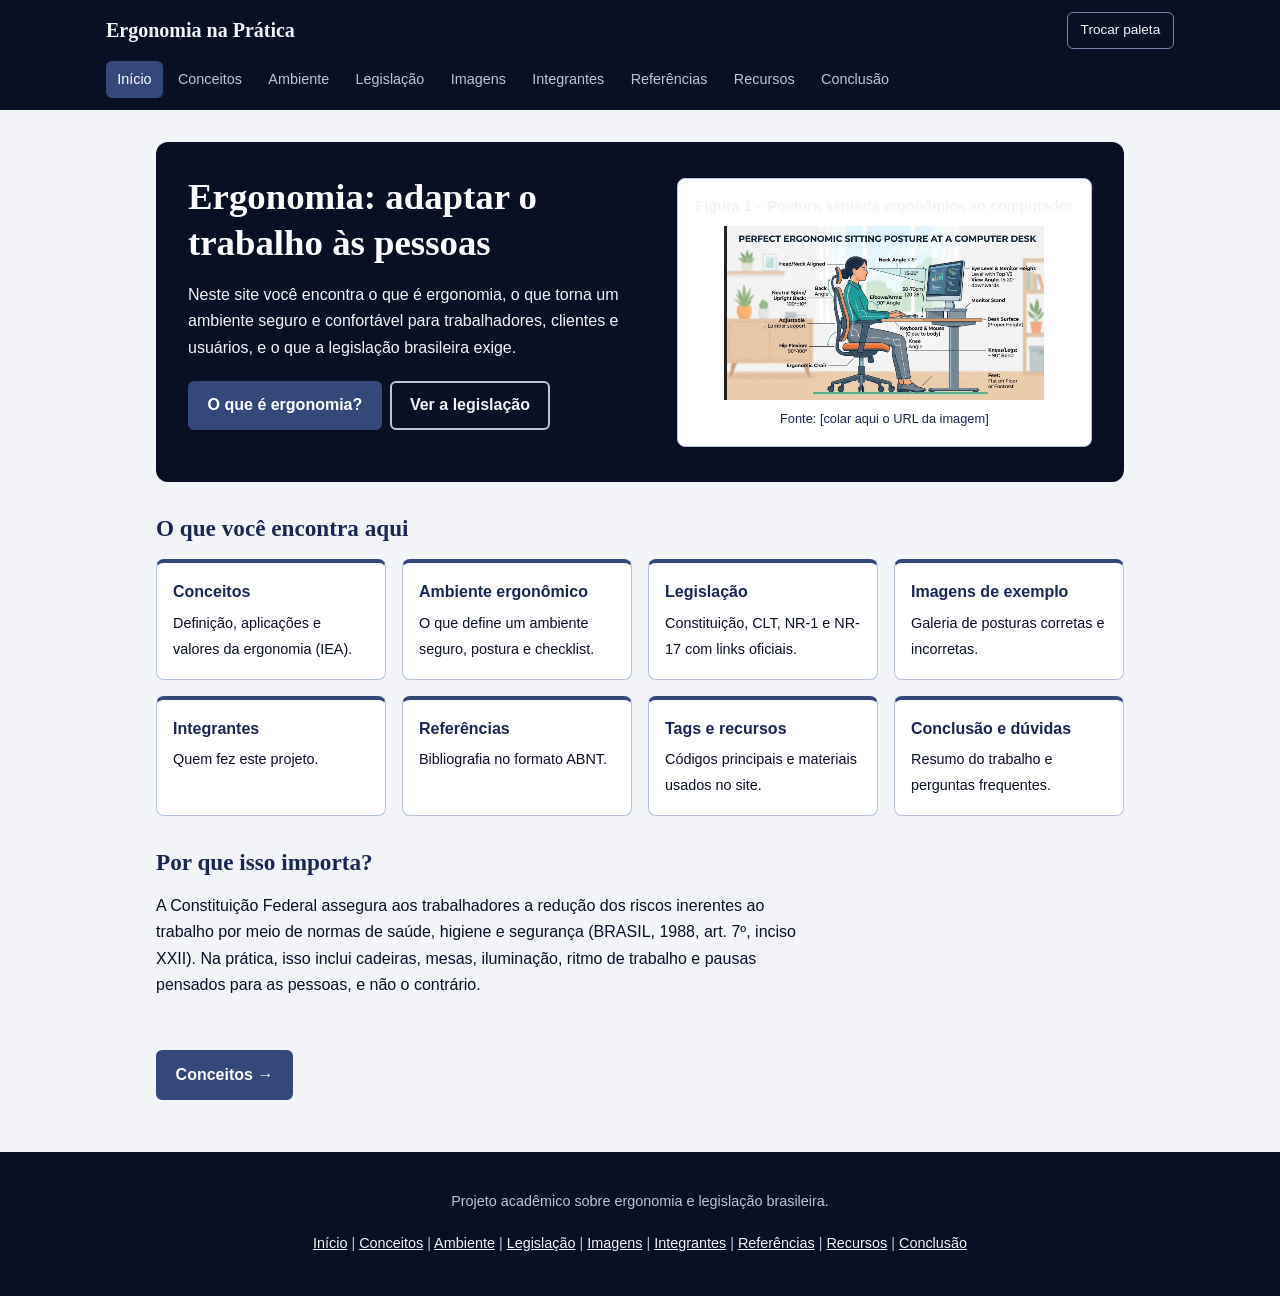
<file: ergonomia-site/index.html>
<!DOCTYPE html>
<html lang="pt-BR">
<head>
  <meta charset="UTF-8">
  <meta name="viewport" content="width=device-width, initial-scale=1">
  <meta name="description" content="Site acadêmico sobre ergonomia, ambiente de trabalho seguro e legislação brasileira (NR-17).">
  <title>Início | Ergonomia na Prática</title>
  <link rel="stylesheet" href="css/style.css">
</head>
<body>
  <a class="pular" href="#conteudo">Ir para o conteúdo</a>
  <header class="topo">
    <div class="topo-interno">
      <a class="logo" href="index.html">Ergonomia na Prática</a>
      <button id="btn-tema" class="btn-tema" type="button">Trocar paleta</button>
      <button id="btn-menu" class="btn-menu" type="button" aria-expanded="false" aria-controls="menu">Menu</button>
      <nav id="menu" class="menu" aria-label="Menu principal">
        <ul>
<li><a href="index.html" class="ativo" aria-current="page">Início</a></li>
<li><a href="paginas/conceitos.html">Conceitos</a></li>
<li><a href="paginas/ambiente.html">Ambiente</a></li>
<li><a href="paginas/legislacao.html">Legislação</a></li>
<li><a href="paginas/imagens.html">Imagens</a></li>
<li><a href="paginas/integrantes.html">Integrantes</a></li>
<li><a href="paginas/referencias.html">Referências</a></li>
<li><a href="paginas/recursos.html">Recursos</a></li>
<li><a href="paginas/conclusao.html">Conclusão</a></li>
        </ul>
      </nav>
    </div>
  </header>

  <main id="conteudo" class="conteudo">

    <section class="hero">
      <div class="hero-texto">
        <h1>Ergonomia: adaptar o trabalho às pessoas</h1>
        <p>Neste site você encontra o que é ergonomia, o que torna um ambiente seguro e confortável
        para trabalhadores, clientes e usuários, e o que a legislação brasileira exige.</p>
        <p>
          <a class="botao" href="paginas/conceitos.html">O que é ergonomia?</a>
          <a class="botao botao-claro" href="paginas/legislacao.html">Ver a legislação</a>
        </p>
      </div>
      <div class="hero-imagem">
        <figure class="figura"><figcaption class="legenda">Figura 1 – Postura sentada ergonômica ao computador</figcaption><img src="img/postura-perfeita.png" alt="Ilustração de uma pessoa sentada ao computador com ângulos de postura indicados" loading="lazy"><p class="fonte">Fonte: [colar aqui o URL da imagem]</p></figure>
      </div>
    </section>

    <section>
      <h2>O que você encontra aqui</h2>
      <ul class="grade-links">
        <li><a href="paginas/conceitos.html"><strong>Conceitos</strong><span>Definição, aplicações e valores da ergonomia (IEA).</span></a></li>
        <li><a href="paginas/ambiente.html"><strong>Ambiente ergonômico</strong><span>O que define um ambiente seguro, postura e checklist.</span></a></li>
        <li><a href="paginas/legislacao.html"><strong>Legislação</strong><span>Constituição, CLT, NR-1 e NR-17 com links oficiais.</span></a></li>
        <li><a href="paginas/imagens.html"><strong>Imagens de exemplo</strong><span>Galeria de posturas corretas e incorretas.</span></a></li>
        <li><a href="paginas/integrantes.html"><strong>Integrantes</strong><span>Quem fez este projeto.</span></a></li>
        <li><a href="paginas/referencias.html"><strong>Referências</strong><span>Bibliografia no formato ABNT.</span></a></li>
        <li><a href="paginas/recursos.html"><strong>Tags e recursos</strong><span>Códigos principais e materiais usados no site.</span></a></li>
        <li><a href="paginas/conclusao.html"><strong>Conclusão e dúvidas</strong><span>Resumo do trabalho e perguntas frequentes.</span></a></li>
      </ul>
    </section>

    <section>
      <h2>Por que isso importa?</h2>
      <p>A Constituição Federal assegura aos trabalhadores a redução dos riscos inerentes ao trabalho
      por meio de normas de saúde, higiene e segurança (BRASIL, 1988, art. 7º, inciso XXII). Na prática,
      isso inclui cadeiras, mesas, iluminação, ritmo de trabalho e pausas pensados para as pessoas, e não
      o contrário.</p>
    </section>

    <div class="pagina-nav"><a class="botao" href="paginas/conceitos.html">Conceitos →</a></div>
  </main>

  <footer class="rodape">
    <p>Projeto acadêmico sobre ergonomia e legislação brasileira.</p>
    <p class="rodape-links"><a href="index.html">Início</a> | <a href="paginas/conceitos.html">Conceitos</a> | <a href="paginas/ambiente.html">Ambiente</a> | <a href="paginas/legislacao.html">Legislação</a> | <a href="paginas/imagens.html">Imagens</a> | <a href="paginas/integrantes.html">Integrantes</a> | <a href="paginas/referencias.html">Referências</a> | <a href="paginas/recursos.html">Recursos</a> | <a href="paginas/conclusao.html">Conclusão</a></p>
  </footer>
  <script src="js/script.js"></script>
</body>
</html>
</file>
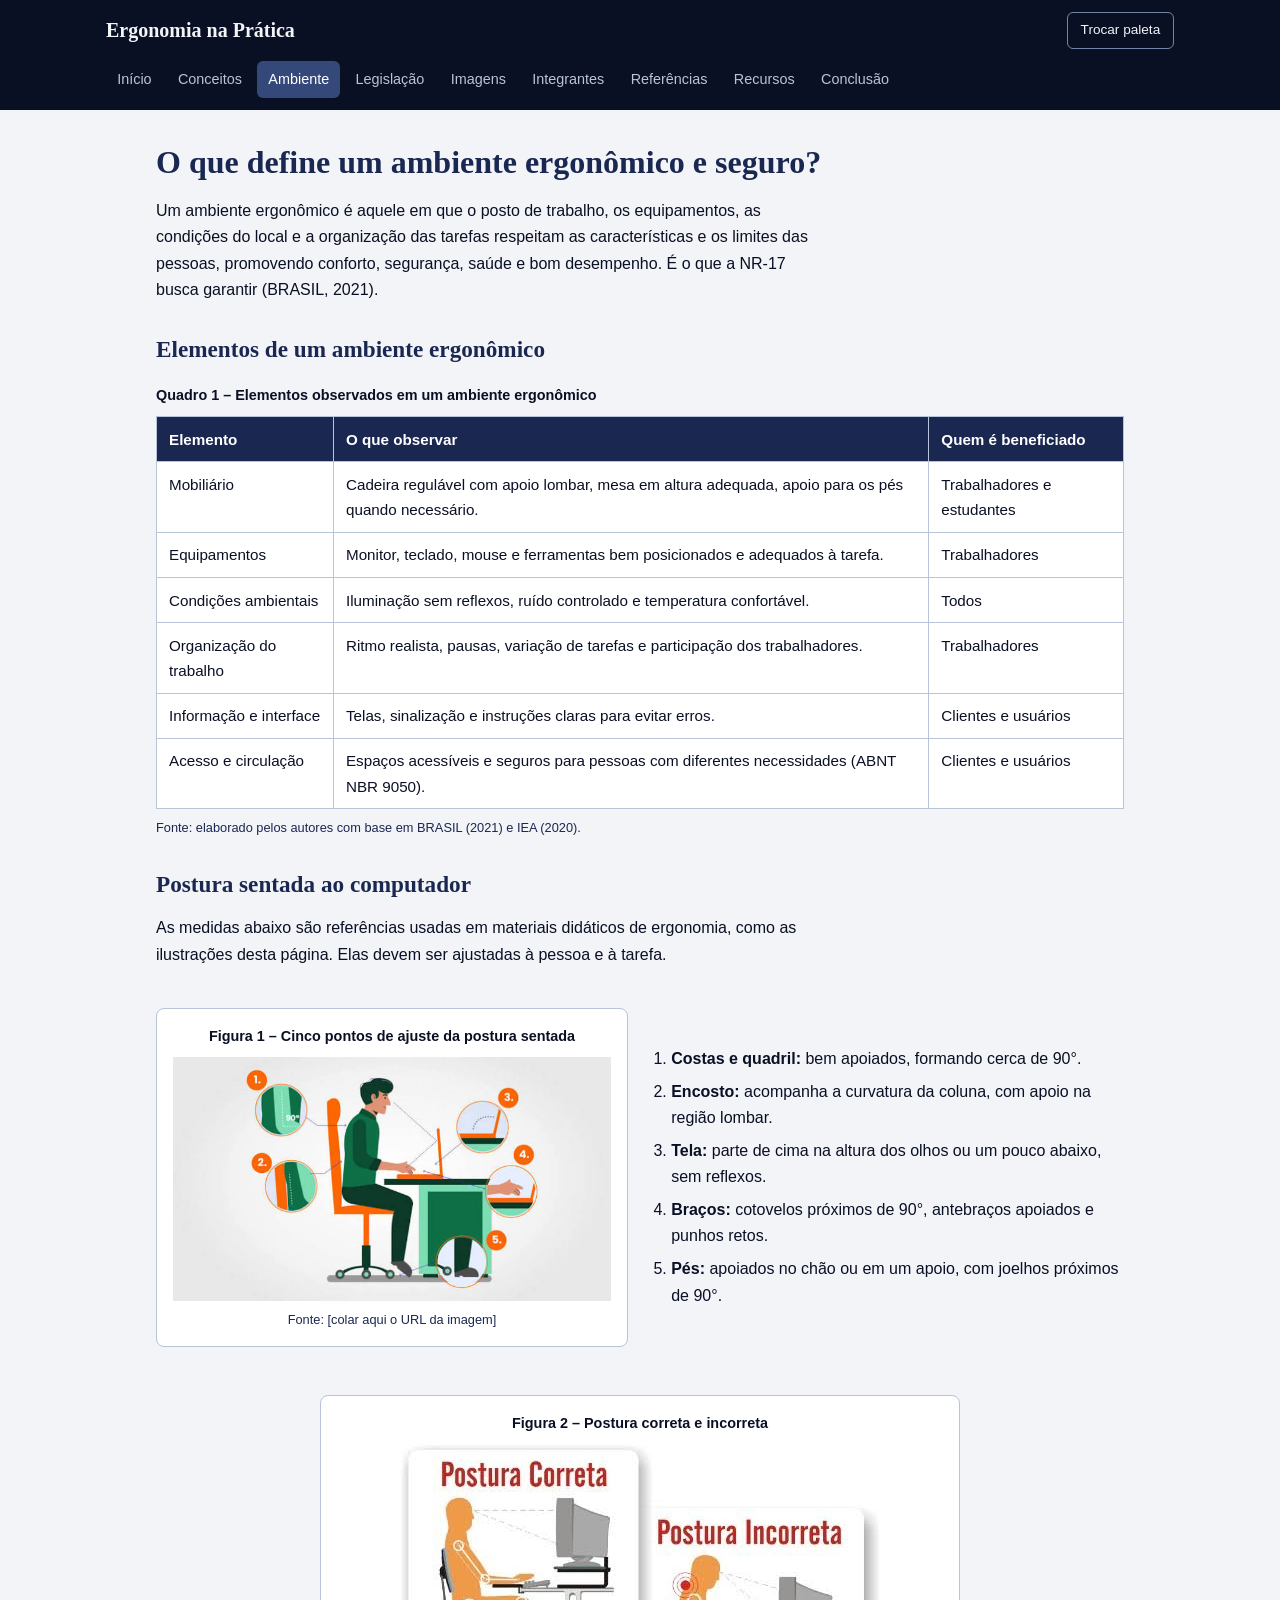
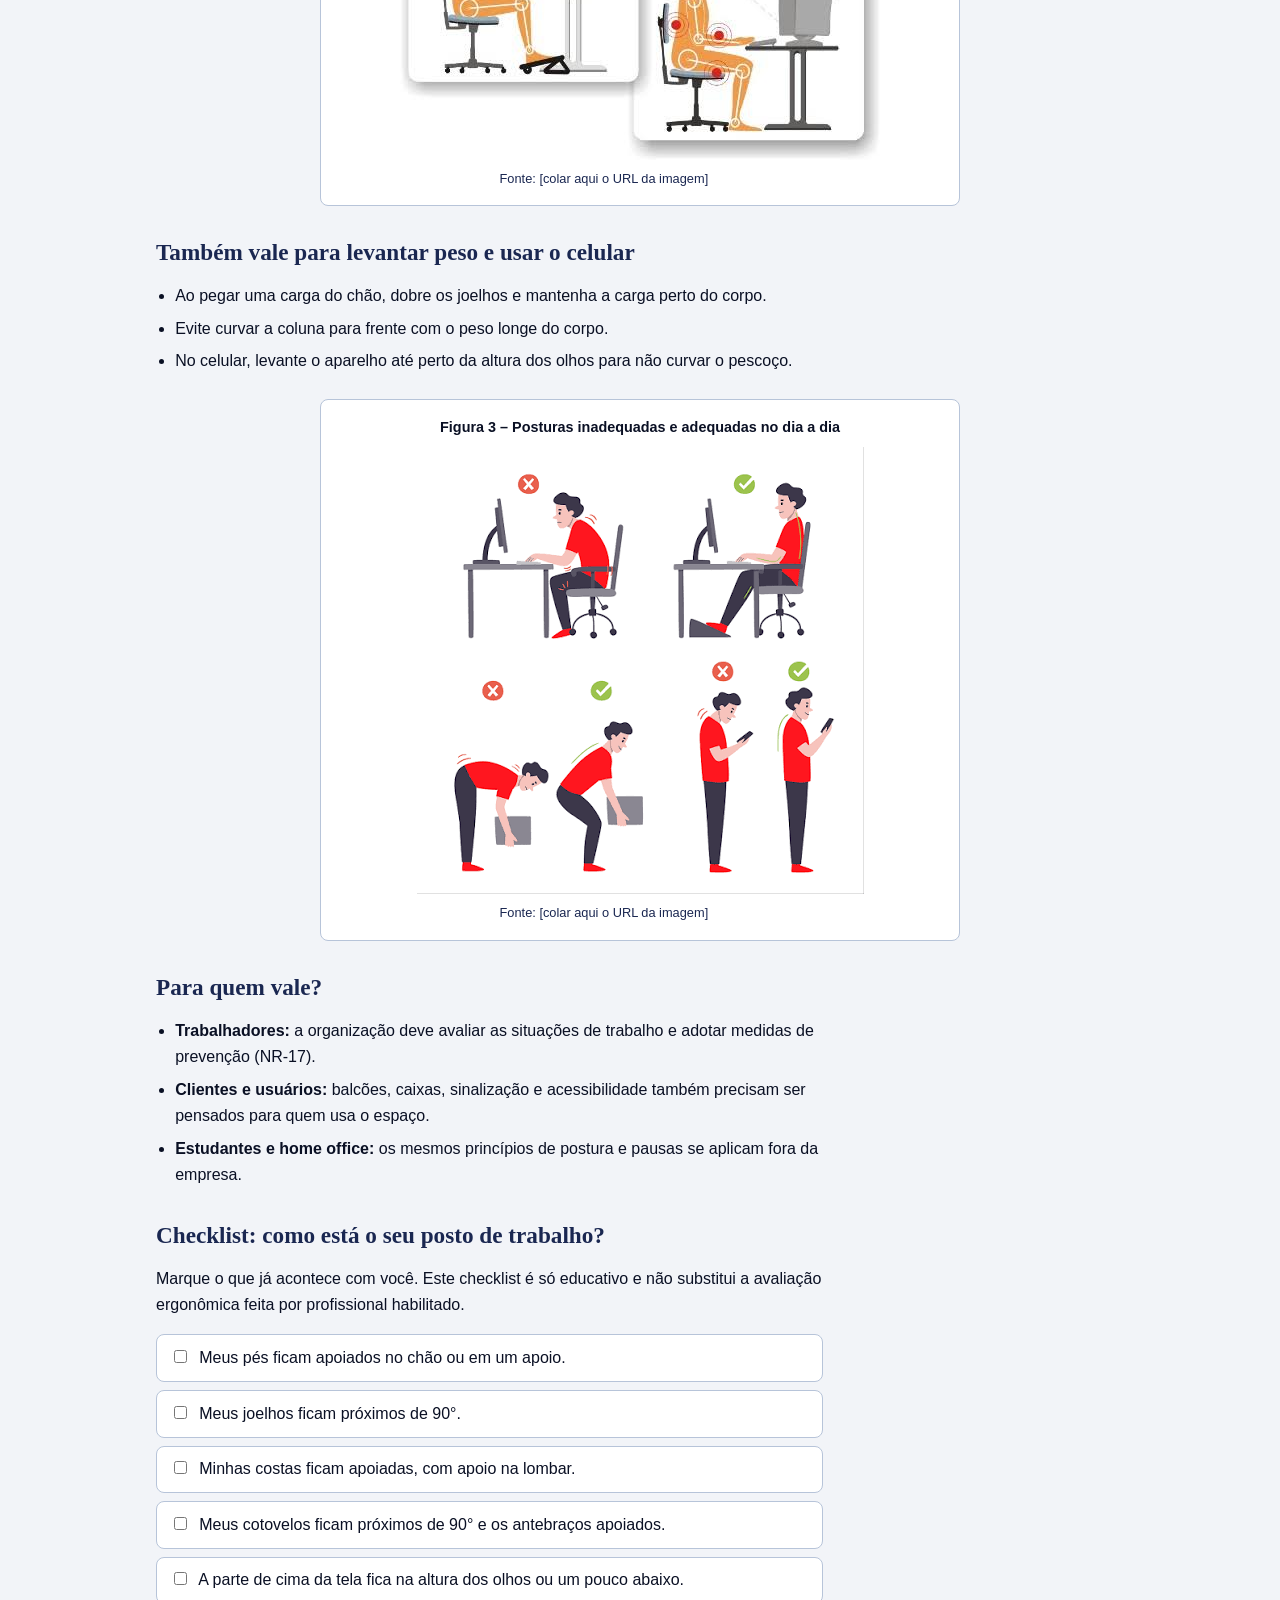
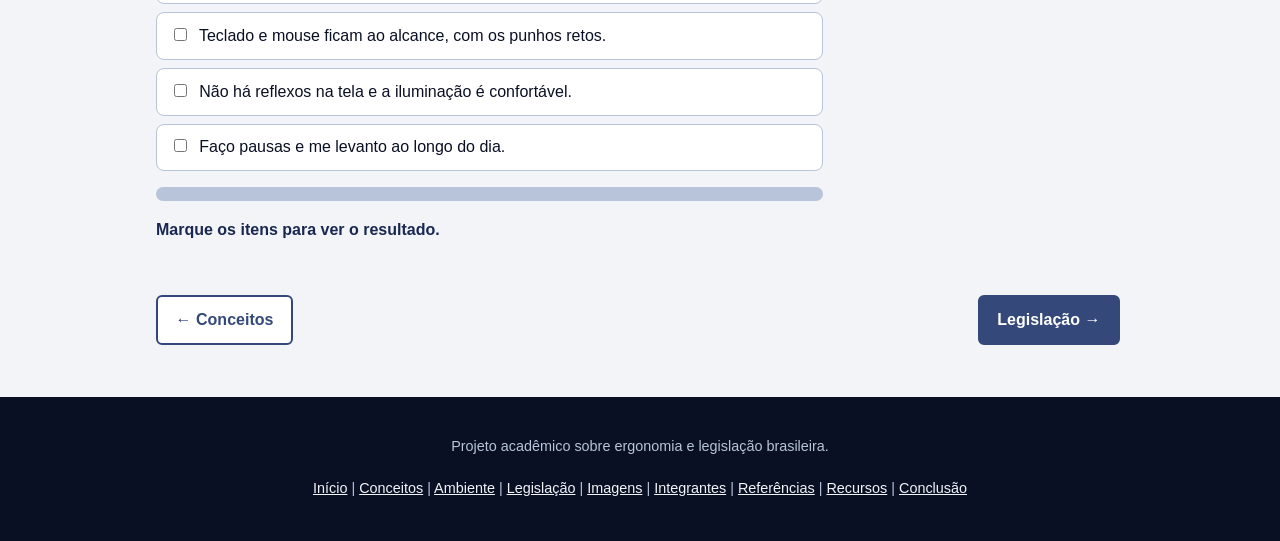
<file: ergonomia-site/paginas/ambiente.html>
<!DOCTYPE html>
<html lang="pt-BR">
<head>
  <meta charset="UTF-8">
  <meta name="viewport" content="width=device-width, initial-scale=1">
  <meta name="description" content="O que define um ambiente de trabalho ergonômico e seguro, postura correta e checklist.">
  <title>Ambiente ergonômico | Ergonomia na Prática</title>
  <link rel="stylesheet" href="../css/style.css">
</head>
<body>
  <a class="pular" href="#conteudo">Ir para o conteúdo</a>
  <header class="topo">
    <div class="topo-interno">
      <a class="logo" href="../index.html">Ergonomia na Prática</a>
      <button id="btn-tema" class="btn-tema" type="button">Trocar paleta</button>
      <button id="btn-menu" class="btn-menu" type="button" aria-expanded="false" aria-controls="menu">Menu</button>
      <nav id="menu" class="menu" aria-label="Menu principal">
        <ul>
<li><a href="../index.html">Início</a></li>
<li><a href="conceitos.html">Conceitos</a></li>
<li><a href="ambiente.html" class="ativo" aria-current="page">Ambiente</a></li>
<li><a href="legislacao.html">Legislação</a></li>
<li><a href="imagens.html">Imagens</a></li>
<li><a href="integrantes.html">Integrantes</a></li>
<li><a href="referencias.html">Referências</a></li>
<li><a href="recursos.html">Recursos</a></li>
<li><a href="conclusao.html">Conclusão</a></li>
        </ul>
      </nav>
    </div>
  </header>

  <main id="conteudo" class="conteudo">

    <h1>O que define um ambiente ergonômico e seguro?</h1>
    <p>Um ambiente ergonômico é aquele em que o posto de trabalho, os equipamentos, as condições do local e a
    organização das tarefas respeitam as características e os limites das pessoas, promovendo conforto,
    segurança, saúde e bom desempenho. É o que a NR-17 busca garantir (BRASIL, 2021).</p>

    <section>
      <h2>Elementos de um ambiente ergonômico</h2>
      <div class="tabela-rolagem">
      <table>
        <caption>Quadro 1 – Elementos observados em um ambiente ergonômico</caption>
        <thead><tr><th>Elemento</th><th>O que observar</th><th>Quem é beneficiado</th></tr></thead>
        <tbody>
          <tr><td>Mobiliário</td><td>Cadeira regulável com apoio lombar, mesa em altura adequada, apoio para os pés quando necessário.</td><td>Trabalhadores e estudantes</td></tr>
          <tr><td>Equipamentos</td><td>Monitor, teclado, mouse e ferramentas bem posicionados e adequados à tarefa.</td><td>Trabalhadores</td></tr>
          <tr><td>Condições ambientais</td><td>Iluminação sem reflexos, ruído controlado e temperatura confortável.</td><td>Todos</td></tr>
          <tr><td>Organização do trabalho</td><td>Ritmo realista, pausas, variação de tarefas e participação dos trabalhadores.</td><td>Trabalhadores</td></tr>
          <tr><td>Informação e interface</td><td>Telas, sinalização e instruções claras para evitar erros.</td><td>Clientes e usuários</td></tr>
          <tr><td>Acesso e circulação</td><td>Espaços acessíveis e seguros para pessoas com diferentes necessidades (ABNT NBR 9050).</td><td>Clientes e usuários</td></tr>
        </tbody>
      </table>
      </div>
      <p class="fonte">Fonte: elaborado pelos autores com base em BRASIL (2021) e IEA (2020).</p>
    </section>

    <section>
      <h2>Postura sentada ao computador</h2>
      <p>As medidas abaixo são referências usadas em materiais didáticos de ergonomia, como as ilustrações desta
      página. Elas devem ser ajustadas à pessoa e à tarefa.</p>
      <div class="duas-colunas">
        <div>
          <figure class="figura"><figcaption class="legenda">Figura 1 – Cinco pontos de ajuste da postura sentada</figcaption><img src="../img/postura-5-pontos.png" alt="Pessoa sentada ao computador com cinco pontos numerados: costas, encosto, tela, antebraços e pés" loading="lazy"><p class="fonte">Fonte: [colar aqui o URL da imagem]</p></figure>
        </div>
        <div>
          <ol class="lista-destaque">
            <li><strong>Costas e quadril:</strong> bem apoiados, formando cerca de 90°.</li>
            <li><strong>Encosto:</strong> acompanha a curvatura da coluna, com apoio na região lombar.</li>
            <li><strong>Tela:</strong> parte de cima na altura dos olhos ou um pouco abaixo, sem reflexos.</li>
            <li><strong>Braços:</strong> cotovelos próximos de 90°, antebraços apoiados e punhos retos.</li>
            <li><strong>Pés:</strong> apoiados no chão ou em um apoio, com joelhos próximos de 90°.</li>
          </ol>
        </div>
      </div>
      <figure class="figura"><figcaption class="legenda">Figura 2 – Postura correta e incorreta</figcaption><img src="../img/postura-correta-incorreta.png" alt="Duas ilustrações lado a lado: postura correta e postura incorreta ao computador, com pontos de dor destacados" loading="lazy"><p class="fonte">Fonte: [colar aqui o URL da imagem]</p></figure>
    </section>

    <section>
      <h2>Também vale para levantar peso e usar o celular</h2>
      <ul class="lista-destaque">
        <li>Ao pegar uma carga do chão, dobre os joelhos e mantenha a carga perto do corpo.</li>
        <li>Evite curvar a coluna para frente com o peso longe do corpo.</li>
        <li>No celular, levante o aparelho até perto da altura dos olhos para não curvar o pescoço.</li>
      </ul>
      <figure class="figura"><figcaption class="legenda">Figura 3 – Posturas inadequadas e adequadas no dia a dia</figcaption><img src="../img/boas-posturas.png" alt="Quatro cenas com marcações de errado e certo: sentado, levantando uma caixa e usando o celular em pé" loading="lazy"><p class="fonte">Fonte: [colar aqui o URL da imagem]</p></figure>
    </section>

    <section>
      <h2>Para quem vale?</h2>
      <ul class="lista-destaque">
        <li><strong>Trabalhadores:</strong> a organização deve avaliar as situações de trabalho e adotar medidas de prevenção (NR-17).</li>
        <li><strong>Clientes e usuários:</strong> balcões, caixas, sinalização e acessibilidade também precisam ser pensados para quem usa o espaço.</li>
        <li><strong>Estudantes e home office:</strong> os mesmos princípios de postura e pausas se aplicam fora da empresa.</li>
      </ul>
    </section>

    <section id="checklist-secao">
      <h2>Checklist: como está o seu posto de trabalho?</h2>
      <p>Marque o que já acontece com você. Este checklist é só educativo e não substitui a avaliação
      ergonômica feita por profissional habilitado.</p>
      <form id="checklist" class="checklist" onsubmit="return false">
        <label><input type="checkbox"> Meus pés ficam apoiados no chão ou em um apoio.</label>
        <label><input type="checkbox"> Meus joelhos ficam próximos de 90°.</label>
        <label><input type="checkbox"> Minhas costas ficam apoiadas, com apoio na lombar.</label>
        <label><input type="checkbox"> Meus cotovelos ficam próximos de 90° e os antebraços apoiados.</label>
        <label><input type="checkbox"> A parte de cima da tela fica na altura dos olhos ou um pouco abaixo.</label>
        <label><input type="checkbox"> Teclado e mouse ficam ao alcance, com os punhos retos.</label>
        <label><input type="checkbox"> Não há reflexos na tela e a iluminação é confortável.</label>
        <label><input type="checkbox"> Faço pausas e me levanto ao longo do dia.</label>
      </form>
      <div class="barra"><div id="barra-progresso" class="barra-preenchida"></div></div>
      <p id="resultado" class="resultado" aria-live="polite">Marque os itens para ver o resultado.</p>
    </section>

    <div class="pagina-nav"><a class="botao botao-claro" href="conceitos.html">← Conceitos</a><a class="botao" href="legislacao.html">Legislação →</a></div>
  </main>

  <footer class="rodape">
    <p>Projeto acadêmico sobre ergonomia e legislação brasileira.</p>
    <p class="rodape-links"><a href="../index.html">Início</a> | <a href="conceitos.html">Conceitos</a> | <a href="ambiente.html">Ambiente</a> | <a href="legislacao.html">Legislação</a> | <a href="imagens.html">Imagens</a> | <a href="integrantes.html">Integrantes</a> | <a href="referencias.html">Referências</a> | <a href="recursos.html">Recursos</a> | <a href="conclusao.html">Conclusão</a></p>
  </footer>
  <script src="../js/script.js"></script>
</body>
</html>
</file>
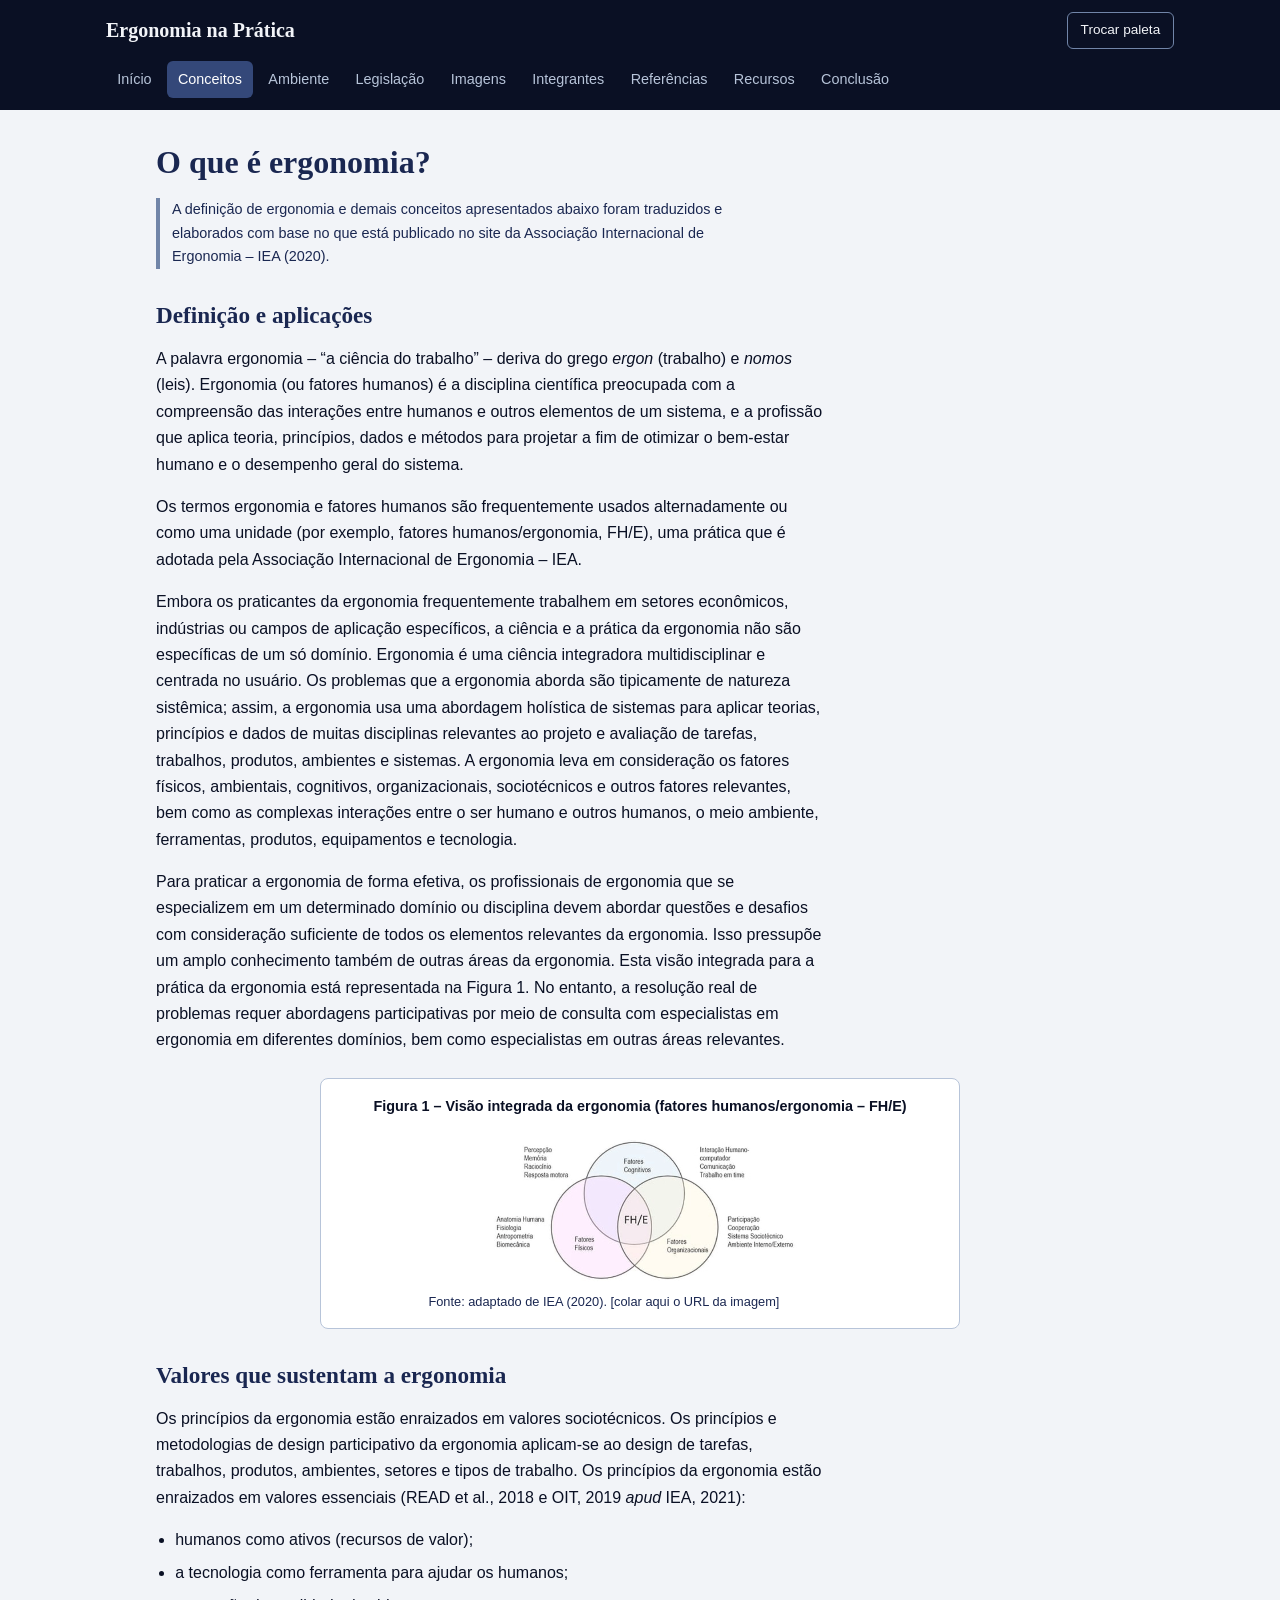
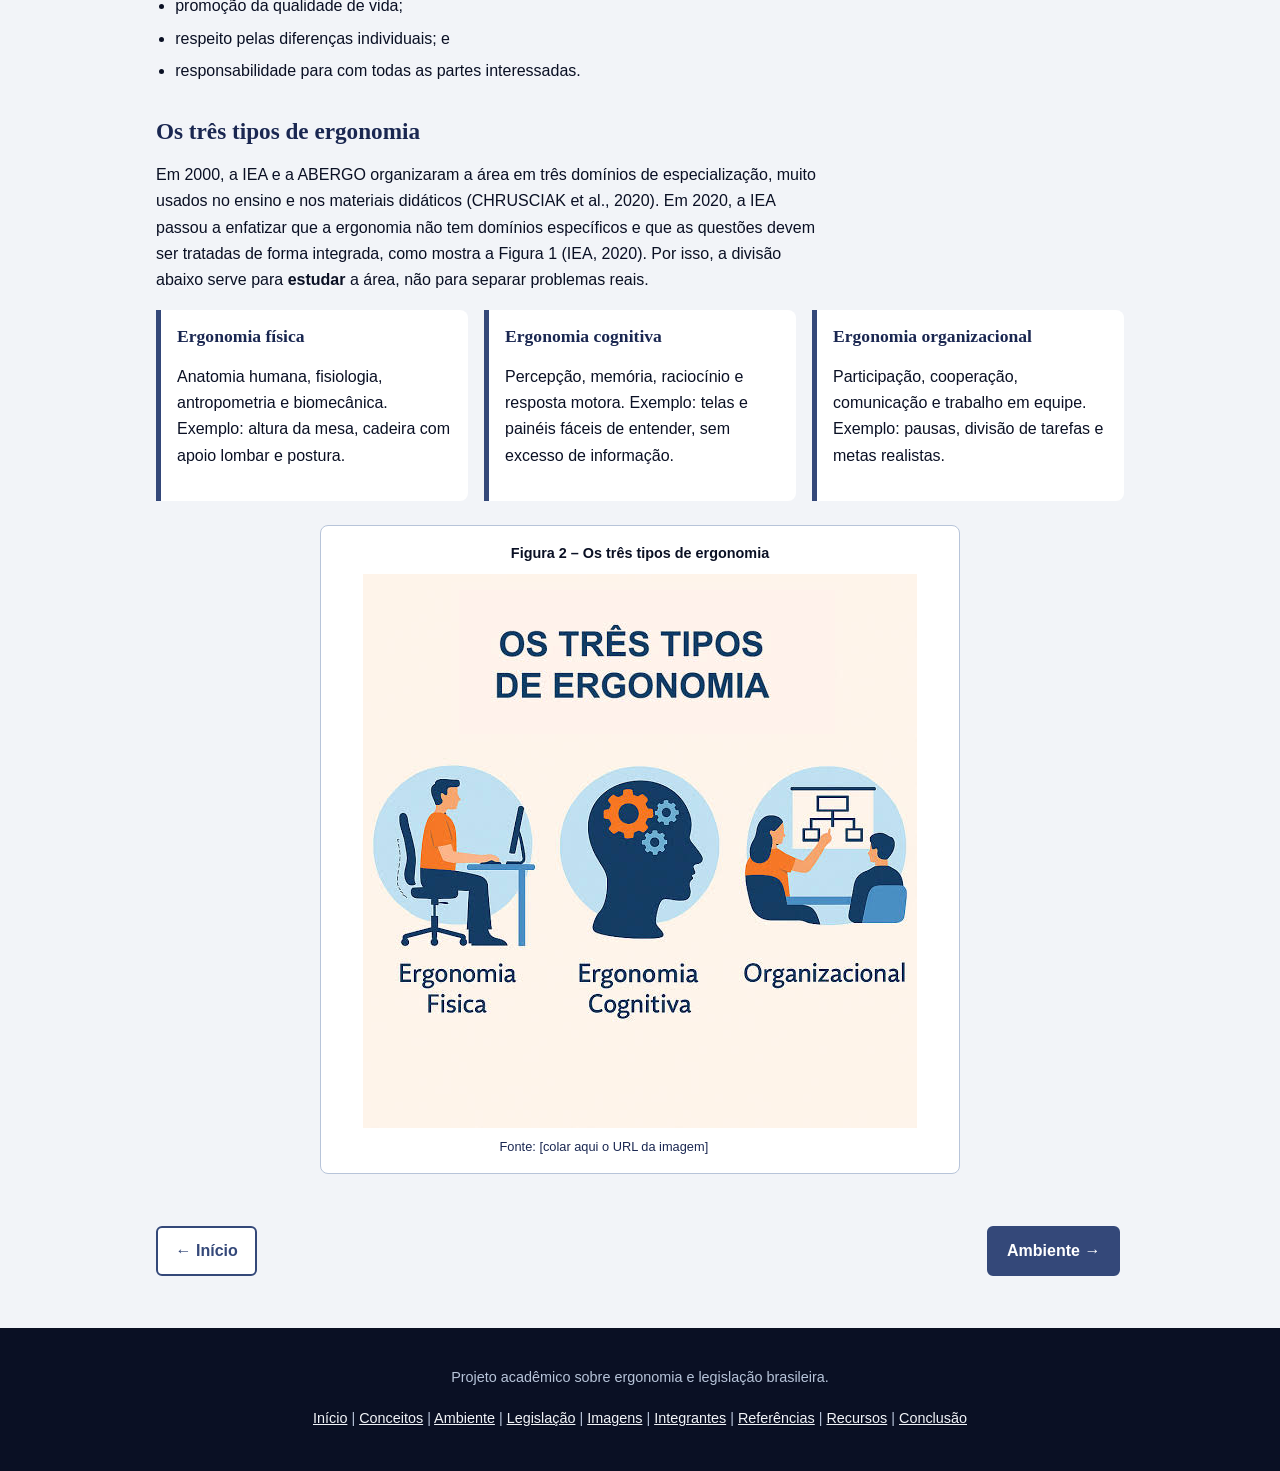
<file: ergonomia-site/paginas/conceitos.html>
<!DOCTYPE html>
<html lang="pt-BR">
<head>
  <meta charset="UTF-8">
  <meta name="viewport" content="width=device-width, initial-scale=1">
  <meta name="description" content="Definição de ergonomia segundo a IEA, aplicações, domínios e valores.">
  <title>Conceitos | Ergonomia na Prática</title>
  <link rel="stylesheet" href="../css/style.css">
</head>
<body>
  <a class="pular" href="#conteudo">Ir para o conteúdo</a>
  <header class="topo">
    <div class="topo-interno">
      <a class="logo" href="../index.html">Ergonomia na Prática</a>
      <button id="btn-tema" class="btn-tema" type="button">Trocar paleta</button>
      <button id="btn-menu" class="btn-menu" type="button" aria-expanded="false" aria-controls="menu">Menu</button>
      <nav id="menu" class="menu" aria-label="Menu principal">
        <ul>
<li><a href="../index.html">Início</a></li>
<li><a href="conceitos.html" class="ativo" aria-current="page">Conceitos</a></li>
<li><a href="ambiente.html">Ambiente</a></li>
<li><a href="legislacao.html">Legislação</a></li>
<li><a href="imagens.html">Imagens</a></li>
<li><a href="integrantes.html">Integrantes</a></li>
<li><a href="referencias.html">Referências</a></li>
<li><a href="recursos.html">Recursos</a></li>
<li><a href="conclusao.html">Conclusão</a></li>
        </ul>
      </nav>
    </div>
  </header>

  <main id="conteudo" class="conteudo">

    <h1>O que é ergonomia?</h1>
    <p class="nota">A definição de ergonomia e demais conceitos apresentados abaixo foram traduzidos e
    elaborados com base no que está publicado no site da Associação Internacional de Ergonomia – IEA (2020).</p>

    <section>
      <h2>Definição e aplicações</h2>
      <p>A palavra ergonomia – “a ciência do trabalho” – deriva do grego <em>ergon</em> (trabalho) e
      <em>nomos</em> (leis). Ergonomia (ou fatores humanos) é a disciplina científica preocupada com a
      compreensão das interações entre humanos e outros elementos de um sistema, e a profissão que aplica
      teoria, princípios, dados e métodos para projetar a fim de otimizar o bem-estar humano e o desempenho
      geral do sistema.</p>

      <p>Os termos ergonomia e fatores humanos são frequentemente usados alternadamente ou como uma unidade
      (por exemplo, fatores humanos/ergonomia, FH/E), uma prática que é adotada pela Associação Internacional
      de Ergonomia – IEA.</p>

      <p>Embora os praticantes da ergonomia frequentemente trabalhem em setores econômicos, indústrias ou
      campos de aplicação específicos, a ciência e a prática da ergonomia não são específicas de um só domínio.
      Ergonomia é uma ciência integradora multidisciplinar e centrada no usuário. Os problemas que a ergonomia
      aborda são tipicamente de natureza sistêmica; assim, a ergonomia usa uma abordagem holística de sistemas
      para aplicar teorias, princípios e dados de muitas disciplinas relevantes ao projeto e avaliação de
      tarefas, trabalhos, produtos, ambientes e sistemas. A ergonomia leva em consideração os fatores físicos,
      ambientais, cognitivos, organizacionais, sociotécnicos e outros fatores relevantes, bem como as complexas
      interações entre o ser humano e outros humanos, o meio ambiente, ferramentas, produtos, equipamentos e
      tecnologia.</p>

      <p>Para praticar a ergonomia de forma efetiva, os profissionais de ergonomia que se especializem em um
      determinado domínio ou disciplina devem abordar questões e desafios com consideração suficiente de todos
      os elementos relevantes da ergonomia. Isso pressupõe um amplo conhecimento também de outras áreas da
      ergonomia. Esta visão integrada para a prática da ergonomia está representada na Figura 1. No entanto,
      a resolução real de problemas requer abordagens participativas por meio de consulta com especialistas em
      ergonomia em diferentes domínios, bem como especialistas em outras áreas relevantes.</p>

      <figure class="figura"><figcaption class="legenda">Figura 1 – Visão integrada da ergonomia (fatores humanos/ergonomia – FH/E)</figcaption><img src="../img/diagrama-fatores-fhe.png" alt="Diagrama com três círculos sobrepostos: fatores cognitivos, físicos e organizacionais, com FH/E ao centro" loading="lazy"><p class="fonte">Fonte: adaptado de IEA (2020). [colar aqui o URL da imagem]</p></figure>
    </section>

    <section>
      <h2>Valores que sustentam a ergonomia</h2>
      <p>Os princípios da ergonomia estão enraizados em valores sociotécnicos. Os princípios e metodologias de
      design participativo da ergonomia aplicam-se ao design de tarefas, trabalhos, produtos, ambientes,
      setores e tipos de trabalho. Os princípios da ergonomia estão enraizados em valores essenciais
      (READ et al., 2018 e OIT, 2019 <em>apud</em> IEA, 2021):</p>
      <ul class="lista-destaque">
        <li>humanos como ativos (recursos de valor);</li>
        <li>a tecnologia como ferramenta para ajudar os humanos;</li>
        <li>promoção da qualidade de vida;</li>
        <li>respeito pelas diferenças individuais; e</li>
        <li>responsabilidade para com todas as partes interessadas.</li>
      </ul>
    </section>

    <section>
      <h2>Os três tipos de ergonomia</h2>
      <p>Em 2000, a IEA e a ABERGO organizaram a área em três domínios de especialização, muito usados no
      ensino e nos materiais didáticos (CHRUSCIAK et al., 2020). Em 2020, a IEA passou a enfatizar que a
      ergonomia não tem domínios específicos e que as questões devem ser tratadas de forma integrada, como
      mostra a Figura 1 (IEA, 2020). Por isso, a divisão abaixo serve para <strong>estudar</strong> a área, não
      para separar problemas reais.</p>
      <div class="tres-colunas">
        <article class="bloco">
          <h3>Ergonomia física</h3>
          <p>Anatomia humana, fisiologia, antropometria e biomecânica. Exemplo: altura da mesa, cadeira com
          apoio lombar e postura.</p>
        </article>
        <article class="bloco">
          <h3>Ergonomia cognitiva</h3>
          <p>Percepção, memória, raciocínio e resposta motora. Exemplo: telas e painéis fáceis de entender,
          sem excesso de informação.</p>
        </article>
        <article class="bloco">
          <h3>Ergonomia organizacional</h3>
          <p>Participação, cooperação, comunicação e trabalho em equipe. Exemplo: pausas, divisão de tarefas
          e metas realistas.</p>
        </article>
      </div>
      <figure class="figura"><figcaption class="legenda">Figura 2 – Os três tipos de ergonomia</figcaption><img src="../img/tres-tipos-ergonomia.png" alt="Três ilustrações: ergonomia física, ergonomia cognitiva e ergonomia organizacional" loading="lazy"><p class="fonte">Fonte: [colar aqui o URL da imagem]</p></figure>
    </section>

    <div class="pagina-nav"><a class="botao botao-claro" href="../index.html">← Início</a><a class="botao" href="ambiente.html">Ambiente →</a></div>
  </main>

  <footer class="rodape">
    <p>Projeto acadêmico sobre ergonomia e legislação brasileira.</p>
    <p class="rodape-links"><a href="../index.html">Início</a> | <a href="conceitos.html">Conceitos</a> | <a href="ambiente.html">Ambiente</a> | <a href="legislacao.html">Legislação</a> | <a href="imagens.html">Imagens</a> | <a href="integrantes.html">Integrantes</a> | <a href="referencias.html">Referências</a> | <a href="recursos.html">Recursos</a> | <a href="conclusao.html">Conclusão</a></p>
  </footer>
  <script src="../js/script.js"></script>
</body>
</html>
</file>
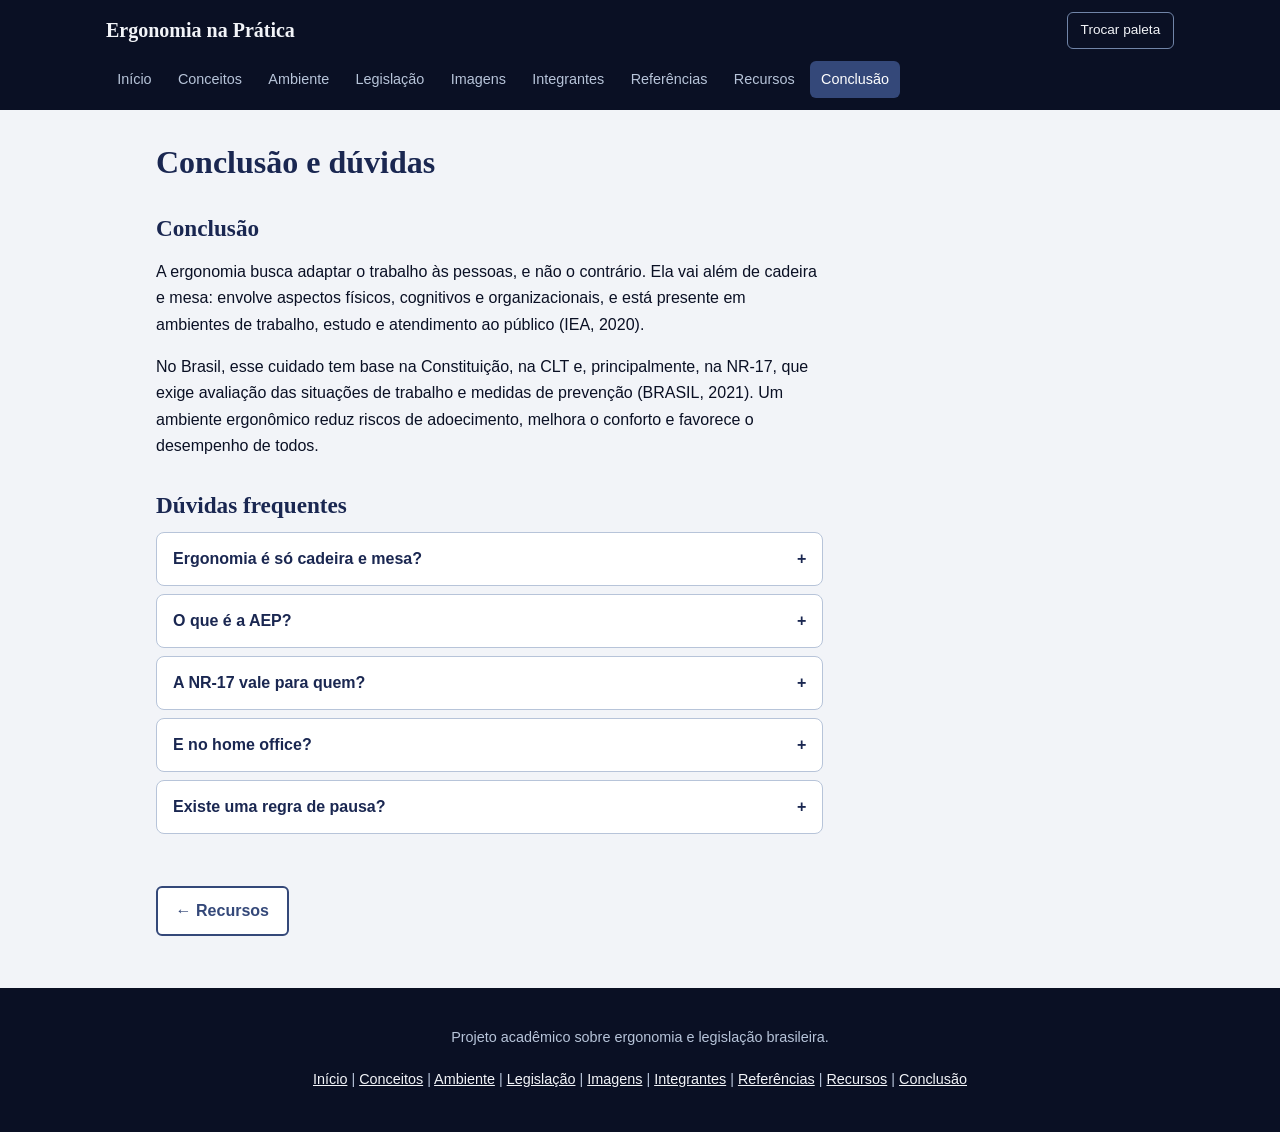
<file: ergonomia-site/paginas/conclusao.html>
<!DOCTYPE html>
<html lang="pt-BR">
<head>
  <meta charset="UTF-8">
  <meta name="viewport" content="width=device-width, initial-scale=1">
  <meta name="description" content="Conclusão do trabalho e perguntas frequentes sobre ergonomia e legislação.">
  <title>Conclusão e dúvidas | Ergonomia na Prática</title>
  <link rel="stylesheet" href="../css/style.css">
</head>
<body>
  <a class="pular" href="#conteudo">Ir para o conteúdo</a>
  <header class="topo">
    <div class="topo-interno">
      <a class="logo" href="../index.html">Ergonomia na Prática</a>
      <button id="btn-tema" class="btn-tema" type="button">Trocar paleta</button>
      <button id="btn-menu" class="btn-menu" type="button" aria-expanded="false" aria-controls="menu">Menu</button>
      <nav id="menu" class="menu" aria-label="Menu principal">
        <ul>
<li><a href="../index.html">Início</a></li>
<li><a href="conceitos.html">Conceitos</a></li>
<li><a href="ambiente.html">Ambiente</a></li>
<li><a href="legislacao.html">Legislação</a></li>
<li><a href="imagens.html">Imagens</a></li>
<li><a href="integrantes.html">Integrantes</a></li>
<li><a href="referencias.html">Referências</a></li>
<li><a href="recursos.html">Recursos</a></li>
<li><a href="conclusao.html" class="ativo" aria-current="page">Conclusão</a></li>
        </ul>
      </nav>
    </div>
  </header>

  <main id="conteudo" class="conteudo">

    <h1>Conclusão e dúvidas</h1>
    <section>
      <h2>Conclusão</h2>
      <p>A ergonomia busca adaptar o trabalho às pessoas, e não o contrário. Ela vai além de cadeira e mesa:
      envolve aspectos físicos, cognitivos e organizacionais, e está presente em ambientes de trabalho,
      estudo e atendimento ao público (IEA, 2020).</p>
      <p>No Brasil, esse cuidado tem base na Constituição, na CLT e, principalmente, na NR-17, que exige
      avaliação das situações de trabalho e medidas de prevenção (BRASIL, 2021). Um ambiente ergonômico reduz
      riscos de adoecimento, melhora o conforto e favorece o desempenho de todos.</p>
    </section>

    <section>
      <h2>Dúvidas frequentes</h2>
      <div class="faq">
        <div class="faq-item">
          <button class="faq-pergunta" type="button" aria-expanded="false">Ergonomia é só cadeira e mesa?</button>
          <div class="faq-resposta" hidden>Não. Ela também considera iluminação, ruído, ritmo de trabalho, pausas, comunicação e a clareza de telas e instruções.</div>
        </div>
        <div class="faq-item">
          <button class="faq-pergunta" type="button" aria-expanded="false">O que é a AEP?</button>
          <div class="faq-resposta" hidden>É a avaliação ergonômica preliminar prevista na NR-17. A organização deve avaliar as situações de trabalho e implementar as medidas de prevenção necessárias.</div>
        </div>
        <div class="faq-item">
          <button class="faq-pergunta" type="button" aria-expanded="false">A NR-17 vale para quem?</button>
          <div class="faq-resposta" hidden>Vale para organizações com trabalhadores regidos pela CLT, conforme o campo de aplicação da norma (item 17.2). Para casos específicos, consulte o texto oficial.</div>
        </div>
        <div class="faq-item">
          <button class="faq-pergunta" type="button" aria-expanded="false">E no home office?</button>
          <div class="faq-resposta" hidden>Os princípios de postura e pausas valem do mesmo jeito. A CLT (art. 75-E) prevê que o empregador instrua os empregados em teletrabalho sobre como evitar doenças e acidentes.</div>
        </div>
        <div class="faq-item">
          <button class="faq-pergunta" type="button" aria-expanded="false">Existe uma regra de pausa?</button>
          <div class="faq-resposta" hidden>A NR-17 pede medidas de prevenção que incluam duas ou mais alternativas, como pausas contadas como tempo de trabalho. A CLT (art. 72) prevê 10 minutos de descanso a cada 90 minutos em serviços de mecanografia, e o TST (Súmula 346) aplica isso a digitadores.</div>
        </div>
      </div>
    </section>

    <div class="pagina-nav"><a class="botao botao-claro" href="recursos.html">← Recursos</a></div>
  </main>

  <footer class="rodape">
    <p>Projeto acadêmico sobre ergonomia e legislação brasileira.</p>
    <p class="rodape-links"><a href="../index.html">Início</a> | <a href="conceitos.html">Conceitos</a> | <a href="ambiente.html">Ambiente</a> | <a href="legislacao.html">Legislação</a> | <a href="imagens.html">Imagens</a> | <a href="integrantes.html">Integrantes</a> | <a href="referencias.html">Referências</a> | <a href="recursos.html">Recursos</a> | <a href="conclusao.html">Conclusão</a></p>
  </footer>
  <script src="../js/script.js"></script>
</body>
</html>
</file>
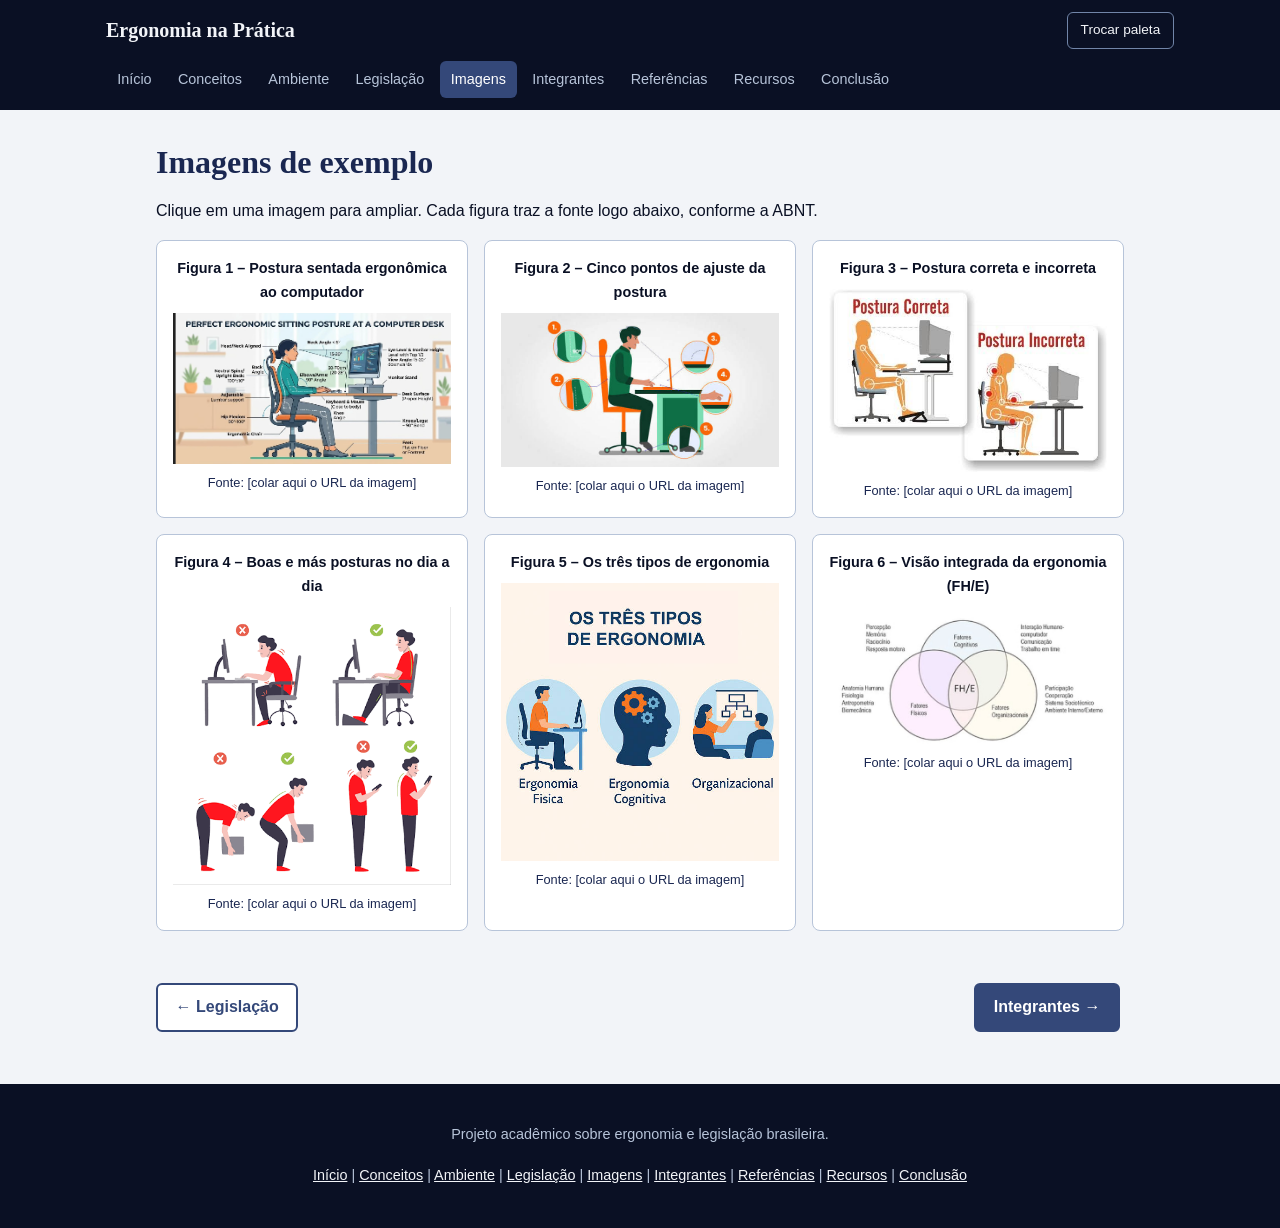
<file: ergonomia-site/paginas/imagens.html>
<!DOCTYPE html>
<html lang="pt-BR">
<head>
  <meta charset="UTF-8">
  <meta name="viewport" content="width=device-width, initial-scale=1">
  <meta name="description" content="Galeria de imagens de exemplo sobre ergonomia e postura.">
  <title>Imagens de exemplo | Ergonomia na Prática</title>
  <link rel="stylesheet" href="../css/style.css">
</head>
<body>
  <a class="pular" href="#conteudo">Ir para o conteúdo</a>
  <header class="topo">
    <div class="topo-interno">
      <a class="logo" href="../index.html">Ergonomia na Prática</a>
      <button id="btn-tema" class="btn-tema" type="button">Trocar paleta</button>
      <button id="btn-menu" class="btn-menu" type="button" aria-expanded="false" aria-controls="menu">Menu</button>
      <nav id="menu" class="menu" aria-label="Menu principal">
        <ul>
<li><a href="../index.html">Início</a></li>
<li><a href="conceitos.html">Conceitos</a></li>
<li><a href="ambiente.html">Ambiente</a></li>
<li><a href="legislacao.html">Legislação</a></li>
<li><a href="imagens.html" class="ativo" aria-current="page">Imagens</a></li>
<li><a href="integrantes.html">Integrantes</a></li>
<li><a href="referencias.html">Referências</a></li>
<li><a href="recursos.html">Recursos</a></li>
<li><a href="conclusao.html">Conclusão</a></li>
        </ul>
      </nav>
    </div>
  </header>

  <main id="conteudo" class="conteudo">

    <h1>Imagens de exemplo</h1>
    <p>Clique em uma imagem para ampliar. Cada figura traz a fonte logo abaixo, conforme a ABNT.</p>
    <div class="galeria">
      <figure class="figura"><figcaption class="legenda">Figura 1 – Postura sentada ergonômica ao computador</figcaption><img src="../img/postura-perfeita.png" alt="Pessoa sentada ao computador com ângulos de postura indicados" loading="lazy"><p class="fonte">Fonte: [colar aqui o URL da imagem]</p></figure>
      <figure class="figura"><figcaption class="legenda">Figura 2 – Cinco pontos de ajuste da postura</figcaption><img src="../img/postura-5-pontos.png" alt="Pessoa sentada ao computador com cinco pontos numerados" loading="lazy"><p class="fonte">Fonte: [colar aqui o URL da imagem]</p></figure>
      <figure class="figura"><figcaption class="legenda">Figura 3 – Postura correta e incorreta</figcaption><img src="../img/postura-correta-incorreta.png" alt="Comparação entre postura correta e incorreta ao computador" loading="lazy"><p class="fonte">Fonte: [colar aqui o URL da imagem]</p></figure>
      <figure class="figura"><figcaption class="legenda">Figura 4 – Boas e más posturas no dia a dia</figcaption><img src="../img/boas-posturas.png" alt="Cenas de errado e certo ao sentar, levantar peso e usar o celular" loading="lazy"><p class="fonte">Fonte: [colar aqui o URL da imagem]</p></figure>
      <figure class="figura"><figcaption class="legenda">Figura 5 – Os três tipos de ergonomia</figcaption><img src="../img/tres-tipos-ergonomia.png" alt="Ergonomia física, cognitiva e organizacional" loading="lazy"><p class="fonte">Fonte: [colar aqui o URL da imagem]</p></figure>
      <figure class="figura"><figcaption class="legenda">Figura 6 – Visão integrada da ergonomia (FH/E)</figcaption><img src="../img/diagrama-fatores-fhe.png" alt="Diagrama de fatores cognitivos, físicos e organizacionais" loading="lazy"><p class="fonte">Fonte: [colar aqui o URL da imagem]</p></figure>
    </div>

    <div class="pagina-nav"><a class="botao botao-claro" href="legislacao.html">← Legislação</a><a class="botao" href="integrantes.html">Integrantes →</a></div>
  </main>

  <footer class="rodape">
    <p>Projeto acadêmico sobre ergonomia e legislação brasileira.</p>
    <p class="rodape-links"><a href="../index.html">Início</a> | <a href="conceitos.html">Conceitos</a> | <a href="ambiente.html">Ambiente</a> | <a href="legislacao.html">Legislação</a> | <a href="imagens.html">Imagens</a> | <a href="integrantes.html">Integrantes</a> | <a href="referencias.html">Referências</a> | <a href="recursos.html">Recursos</a> | <a href="conclusao.html">Conclusão</a></p>
  </footer>
  <script src="../js/script.js"></script>
</body>
</html>
</file>
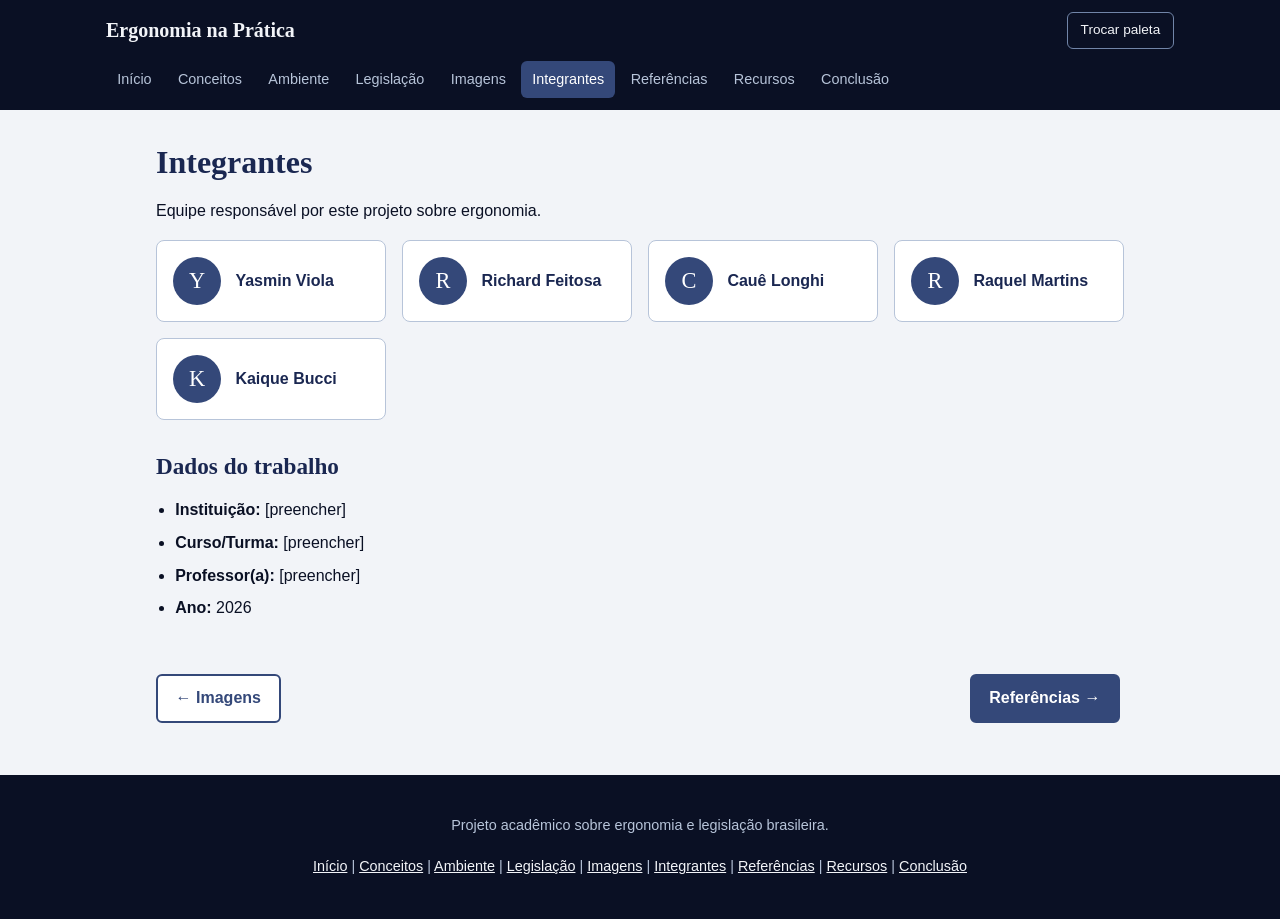
<file: ergonomia-site/paginas/integrantes.html>
<!DOCTYPE html>
<html lang="pt-BR">
<head>
  <meta charset="UTF-8">
  <meta name="viewport" content="width=device-width, initial-scale=1">
  <meta name="description" content="Integrantes da equipe responsável pelo projeto.">
  <title>Integrantes | Ergonomia na Prática</title>
  <link rel="stylesheet" href="../css/style.css">
</head>
<body>
  <a class="pular" href="#conteudo">Ir para o conteúdo</a>
  <header class="topo">
    <div class="topo-interno">
      <a class="logo" href="../index.html">Ergonomia na Prática</a>
      <button id="btn-tema" class="btn-tema" type="button">Trocar paleta</button>
      <button id="btn-menu" class="btn-menu" type="button" aria-expanded="false" aria-controls="menu">Menu</button>
      <nav id="menu" class="menu" aria-label="Menu principal">
        <ul>
<li><a href="../index.html">Início</a></li>
<li><a href="conceitos.html">Conceitos</a></li>
<li><a href="ambiente.html">Ambiente</a></li>
<li><a href="legislacao.html">Legislação</a></li>
<li><a href="imagens.html">Imagens</a></li>
<li><a href="integrantes.html" class="ativo" aria-current="page">Integrantes</a></li>
<li><a href="referencias.html">Referências</a></li>
<li><a href="recursos.html">Recursos</a></li>
<li><a href="conclusao.html">Conclusão</a></li>
        </ul>
      </nav>
    </div>
  </header>

  <main id="conteudo" class="conteudo">

    <h1>Integrantes</h1>
    <p>Equipe responsável por este projeto sobre ergonomia.</p>
    <ul class="lista-integrantes">
<li class="integrante"><span class="inicial" aria-hidden="true">Y</span><span class="nome">Yasmin Viola</span></li>
<li class="integrante"><span class="inicial" aria-hidden="true">R</span><span class="nome">Richard Feitosa</span></li>
<li class="integrante"><span class="inicial" aria-hidden="true">C</span><span class="nome">Cauê Longhi</span></li>
<li class="integrante"><span class="inicial" aria-hidden="true">R</span><span class="nome">Raquel Martins</span></li>
<li class="integrante"><span class="inicial" aria-hidden="true">K</span><span class="nome">Kaique Bucci</span></li>
    </ul>
    <section>
      <h2>Dados do trabalho</h2>
      <ul class="lista-destaque">
        <li><strong>Instituição:</strong> [preencher]</li>
        <li><strong>Curso/Turma:</strong> [preencher]</li>
        <li><strong>Professor(a):</strong> [preencher]</li>
        <li><strong>Ano:</strong> 2026</li>
      </ul>
    </section>

    <div class="pagina-nav"><a class="botao botao-claro" href="imagens.html">← Imagens</a><a class="botao" href="referencias.html">Referências →</a></div>
  </main>

  <footer class="rodape">
    <p>Projeto acadêmico sobre ergonomia e legislação brasileira.</p>
    <p class="rodape-links"><a href="../index.html">Início</a> | <a href="conceitos.html">Conceitos</a> | <a href="ambiente.html">Ambiente</a> | <a href="legislacao.html">Legislação</a> | <a href="imagens.html">Imagens</a> | <a href="integrantes.html">Integrantes</a> | <a href="referencias.html">Referências</a> | <a href="recursos.html">Recursos</a> | <a href="conclusao.html">Conclusão</a></p>
  </footer>
  <script src="../js/script.js"></script>
</body>
</html>
</file>
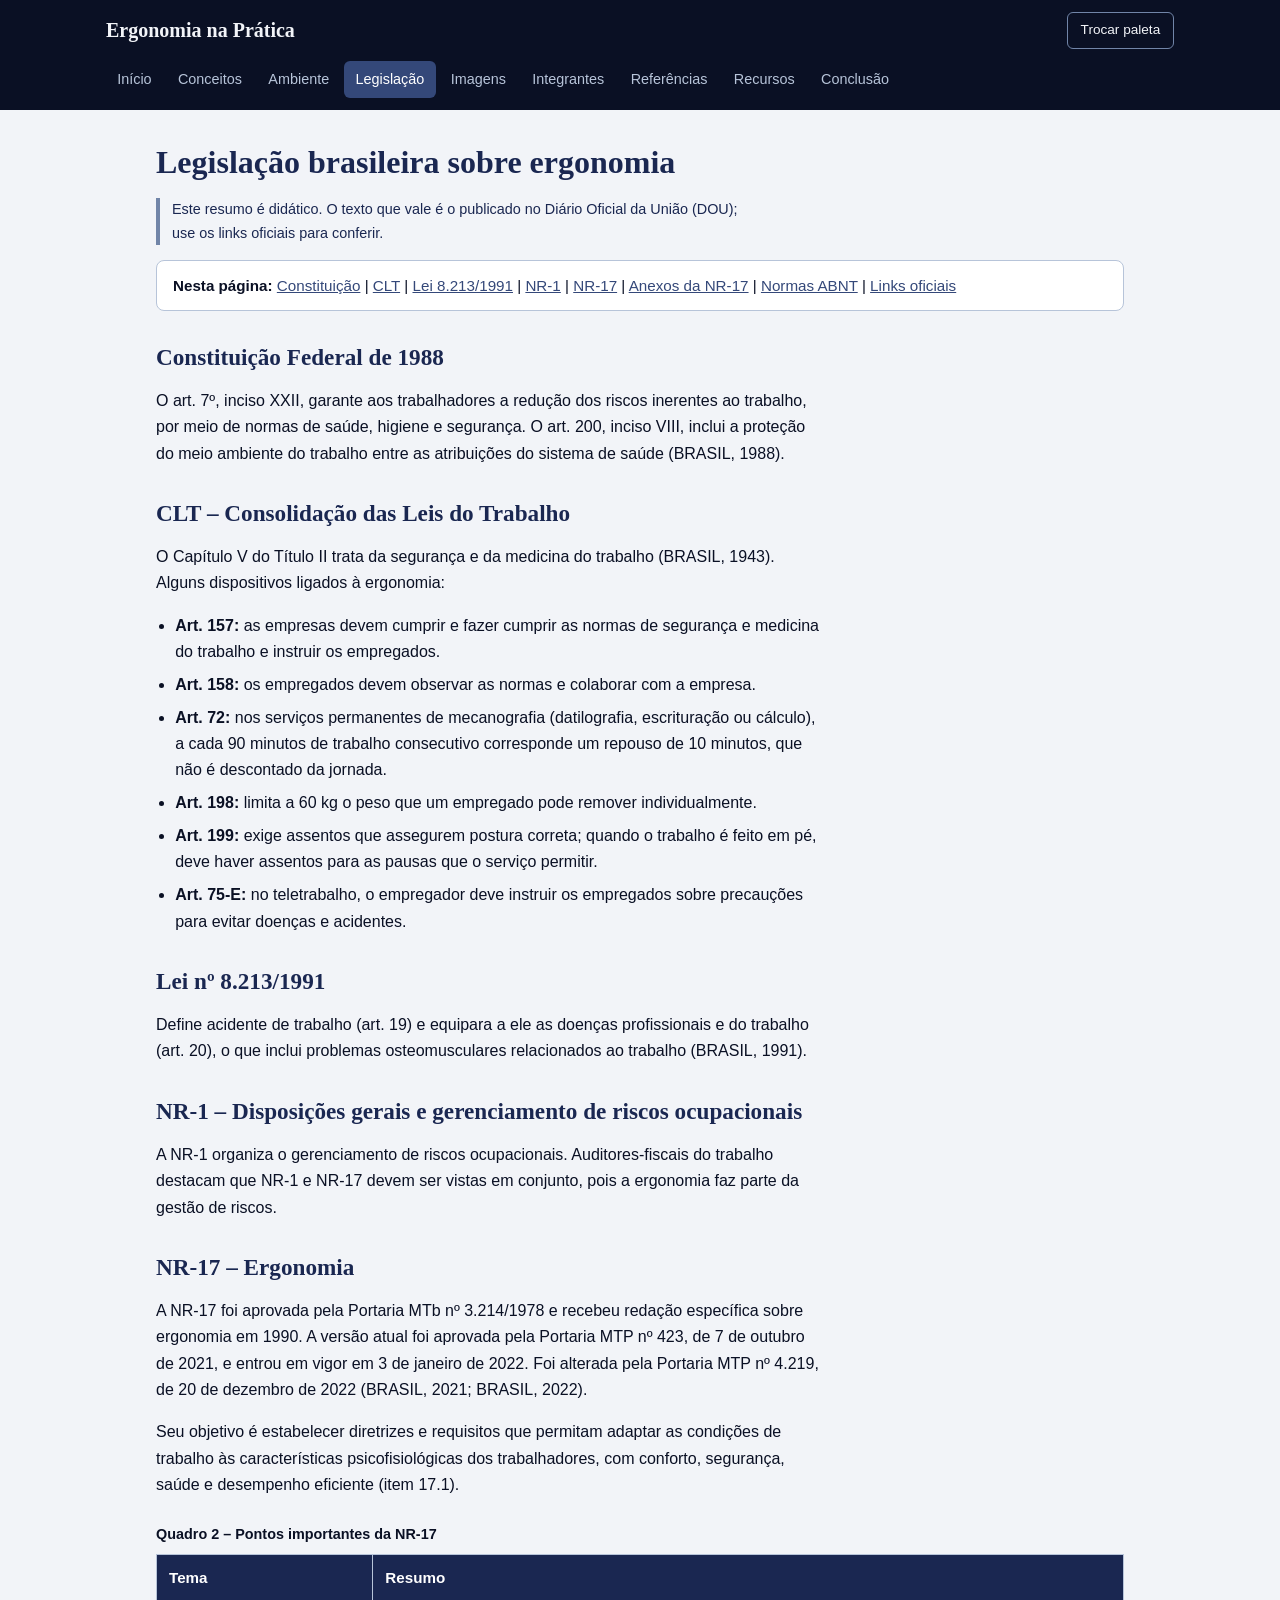
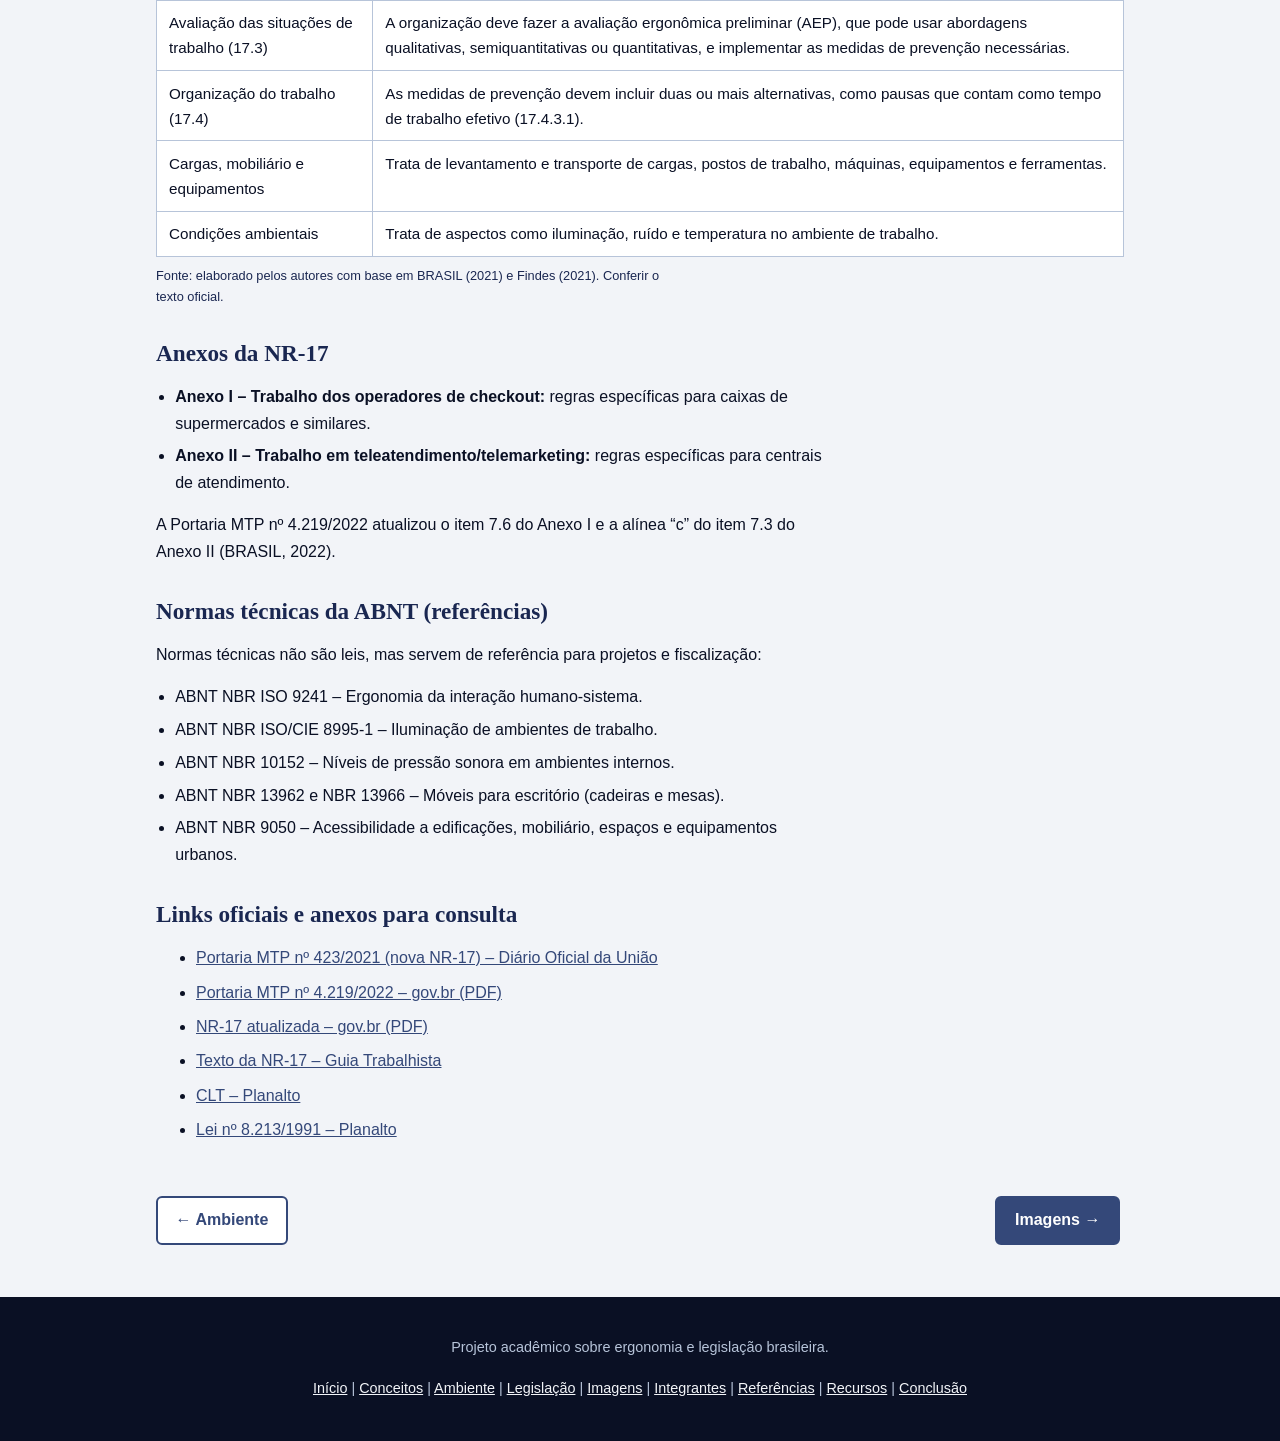
<file: ergonomia-site/paginas/legislacao.html>
<!DOCTYPE html>
<html lang="pt-BR">
<head>
  <meta charset="UTF-8">
  <meta name="viewport" content="width=device-width, initial-scale=1">
  <meta name="description" content="Principais normas brasileiras sobre ergonomia: Constituição, CLT, NR-1, NR-17 e normas técnicas.">
  <title>Legislação brasileira | Ergonomia na Prática</title>
  <link rel="stylesheet" href="../css/style.css">
</head>
<body>
  <a class="pular" href="#conteudo">Ir para o conteúdo</a>
  <header class="topo">
    <div class="topo-interno">
      <a class="logo" href="../index.html">Ergonomia na Prática</a>
      <button id="btn-tema" class="btn-tema" type="button">Trocar paleta</button>
      <button id="btn-menu" class="btn-menu" type="button" aria-expanded="false" aria-controls="menu">Menu</button>
      <nav id="menu" class="menu" aria-label="Menu principal">
        <ul>
<li><a href="../index.html">Início</a></li>
<li><a href="conceitos.html">Conceitos</a></li>
<li><a href="ambiente.html">Ambiente</a></li>
<li><a href="legislacao.html" class="ativo" aria-current="page">Legislação</a></li>
<li><a href="imagens.html">Imagens</a></li>
<li><a href="integrantes.html">Integrantes</a></li>
<li><a href="referencias.html">Referências</a></li>
<li><a href="recursos.html">Recursos</a></li>
<li><a href="conclusao.html">Conclusão</a></li>
        </ul>
      </nav>
    </div>
  </header>

  <main id="conteudo" class="conteudo">

    <h1>Legislação brasileira sobre ergonomia</h1>
    <p class="nota">Este resumo é didático. O texto que vale é o publicado no Diário Oficial da União (DOU);
    use os links oficiais para conferir.</p>

    <nav class="indice" aria-label="Índice da página">
      <strong>Nesta página:</strong>
      <a href="#constituicao">Constituição</a> |
      <a href="#clt">CLT</a> |
      <a href="#lei8213">Lei 8.213/1991</a> |
      <a href="#nr1">NR-1</a> |
      <a href="#nr17">NR-17</a> |
      <a href="#anexos">Anexos da NR-17</a> |
      <a href="#abnt">Normas ABNT</a> |
      <a href="#links">Links oficiais</a>
    </nav>

    <section id="constituicao">
      <h2>Constituição Federal de 1988</h2>
      <p>O art. 7º, inciso XXII, garante aos trabalhadores a redução dos riscos inerentes ao trabalho, por meio
      de normas de saúde, higiene e segurança. O art. 200, inciso VIII, inclui a proteção do meio ambiente do
      trabalho entre as atribuições do sistema de saúde (BRASIL, 1988).</p>
    </section>

    <section id="clt">
      <h2>CLT – Consolidação das Leis do Trabalho</h2>
      <p>O Capítulo V do Título II trata da segurança e da medicina do trabalho (BRASIL, 1943). Alguns
      dispositivos ligados à ergonomia:</p>
      <ul class="lista-destaque">
        <li><strong>Art. 157:</strong> as empresas devem cumprir e fazer cumprir as normas de segurança e medicina do trabalho e instruir os empregados.</li>
        <li><strong>Art. 158:</strong> os empregados devem observar as normas e colaborar com a empresa.</li>
        <li><strong>Art. 72:</strong> nos serviços permanentes de mecanografia (datilografia, escrituração ou cálculo), a cada 90 minutos de trabalho consecutivo corresponde um repouso de 10 minutos, que não é descontado da jornada.</li>
        <li><strong>Art. 198:</strong> limita a 60 kg o peso que um empregado pode remover individualmente.</li>
        <li><strong>Art. 199:</strong> exige assentos que assegurem postura correta; quando o trabalho é feito em pé, deve haver assentos para as pausas que o serviço permitir.</li>
        <li><strong>Art. 75-E:</strong> no teletrabalho, o empregador deve instruir os empregados sobre precauções para evitar doenças e acidentes.</li>
      </ul>
    </section>

    <section id="lei8213">
      <h2>Lei nº 8.213/1991</h2>
      <p>Define acidente de trabalho (art. 19) e equipara a ele as doenças profissionais e do trabalho
      (art. 20), o que inclui problemas osteomusculares relacionados ao trabalho (BRASIL, 1991).</p>
    </section>

    <section id="nr1">
      <h2>NR-1 – Disposições gerais e gerenciamento de riscos ocupacionais</h2>
      <p>A NR-1 organiza o gerenciamento de riscos ocupacionais. Auditores-fiscais do trabalho destacam que
      NR-1 e NR-17 devem ser vistas em conjunto, pois a ergonomia faz parte da gestão de riscos.</p>
    </section>

    <section id="nr17">
      <h2>NR-17 – Ergonomia</h2>
      <p>A NR-17 foi aprovada pela Portaria MTb nº 3.214/1978 e recebeu redação específica sobre ergonomia em
      1990. A versão atual foi aprovada pela Portaria MTP nº 423, de 7 de outubro de 2021, e entrou em vigor em
      3 de janeiro de 2022. Foi alterada pela Portaria MTP nº 4.219, de 20 de dezembro de 2022
      (BRASIL, 2021; BRASIL, 2022).</p>
      <p>Seu objetivo é estabelecer diretrizes e requisitos que permitam adaptar as condições de trabalho às
      características psicofisiológicas dos trabalhadores, com conforto, segurança, saúde e desempenho
      eficiente (item 17.1).</p>
      <div class="tabela-rolagem">
      <table>
        <caption>Quadro 2 – Pontos importantes da NR-17</caption>
        <thead><tr><th>Tema</th><th>Resumo</th></tr></thead>
        <tbody>
          <tr><td>Avaliação das situações de trabalho (17.3)</td><td>A organização deve fazer a avaliação ergonômica preliminar (AEP), que pode usar abordagens qualitativas, semiquantitativas ou quantitativas, e implementar as medidas de prevenção necessárias.</td></tr>
          <tr><td>Organização do trabalho (17.4)</td><td>As medidas de prevenção devem incluir duas ou mais alternativas, como pausas que contam como tempo de trabalho efetivo (17.4.3.1).</td></tr>
          <tr><td>Cargas, mobiliário e equipamentos</td><td>Trata de levantamento e transporte de cargas, postos de trabalho, máquinas, equipamentos e ferramentas.</td></tr>
          <tr><td>Condições ambientais</td><td>Trata de aspectos como iluminação, ruído e temperatura no ambiente de trabalho.</td></tr>
        </tbody>
      </table>
      </div>
      <p class="fonte">Fonte: elaborado pelos autores com base em BRASIL (2021) e Findes (2021). Conferir o texto oficial.</p>
    </section>

    <section id="anexos">
      <h2>Anexos da NR-17</h2>
      <ul class="lista-destaque">
        <li><strong>Anexo I – Trabalho dos operadores de checkout:</strong> regras específicas para caixas de supermercados e similares.</li>
        <li><strong>Anexo II – Trabalho em teleatendimento/telemarketing:</strong> regras específicas para centrais de atendimento.</li>
      </ul>
      <p>A Portaria MTP nº 4.219/2022 atualizou o item 7.6 do Anexo I e a alínea “c” do item 7.3 do Anexo II
      (BRASIL, 2022).</p>
    </section>

    <section id="abnt">
      <h2>Normas técnicas da ABNT (referências)</h2>
      <p>Normas técnicas não são leis, mas servem de referência para projetos e fiscalização:</p>
      <ul class="lista-destaque">
        <li>ABNT NBR ISO 9241 – Ergonomia da interação humano-sistema.</li>
        <li>ABNT NBR ISO/CIE 8995-1 – Iluminação de ambientes de trabalho.</li>
        <li>ABNT NBR 10152 – Níveis de pressão sonora em ambientes internos.</li>
        <li>ABNT NBR 13962 e NBR 13966 – Móveis para escritório (cadeiras e mesas).</li>
        <li>ABNT NBR 9050 – Acessibilidade a edificações, mobiliário, espaços e equipamentos urbanos.</li>
      </ul>
    </section>

    <section id="links">
      <h2>Links oficiais e anexos para consulta</h2>
      <ul class="lista-links">
        <li><a href="https://www.in.gov.br/en/web/dou/-/portaria/mtp-n-423-de-7-de-outubro-de-2021-351614985" target="_blank" rel="noopener">Portaria MTP nº 423/2021 (nova NR-17) – Diário Oficial da União</a></li>
        <li><a href="https://www.gov.br/trabalho-e-emprego/pt-br/assuntos/inspecao-do-trabalho/seguranca-e-saude-no-trabalho/sst-portarias/2022/portaria-mtp-no-4-219-altera-nrs-cipa.pdf" target="_blank" rel="noopener">Portaria MTP nº 4.219/2022 – gov.br (PDF)</a></li>
        <li><a href="https://www.gov.br/trabalho-e-emprego/pt-br/assuntos/inspecao-do-trabalho/seguranca-e-saude-no-trabalho/sst-portarias/2021/portaria-mtp-no-423-nova-nr-17.pdf/view" target="_blank" rel="noopener">NR-17 atualizada – gov.br (PDF)</a></li>
        <li><a href="https://www.guiatrabalhista.com.br/legislacao/nr/nr17.htm" target="_blank" rel="noopener">Texto da NR-17 – Guia Trabalhista</a></li>
        <li><a href="https://www.planalto.gov.br/ccivil_03/decreto-lei/del5452.htm" target="_blank" rel="noopener">CLT – Planalto</a></li>
        <li><a href="https://www.planalto.gov.br/ccivil_03/leis/l8213cons.htm" target="_blank" rel="noopener">Lei nº 8.213/1991 – Planalto</a></li>
      </ul>
    </section>

    <div class="pagina-nav"><a class="botao botao-claro" href="ambiente.html">← Ambiente</a><a class="botao" href="imagens.html">Imagens →</a></div>
  </main>

  <footer class="rodape">
    <p>Projeto acadêmico sobre ergonomia e legislação brasileira.</p>
    <p class="rodape-links"><a href="../index.html">Início</a> | <a href="conceitos.html">Conceitos</a> | <a href="ambiente.html">Ambiente</a> | <a href="legislacao.html">Legislação</a> | <a href="imagens.html">Imagens</a> | <a href="integrantes.html">Integrantes</a> | <a href="referencias.html">Referências</a> | <a href="recursos.html">Recursos</a> | <a href="conclusao.html">Conclusão</a></p>
  </footer>
  <script src="../js/script.js"></script>
</body>
</html>
</file>
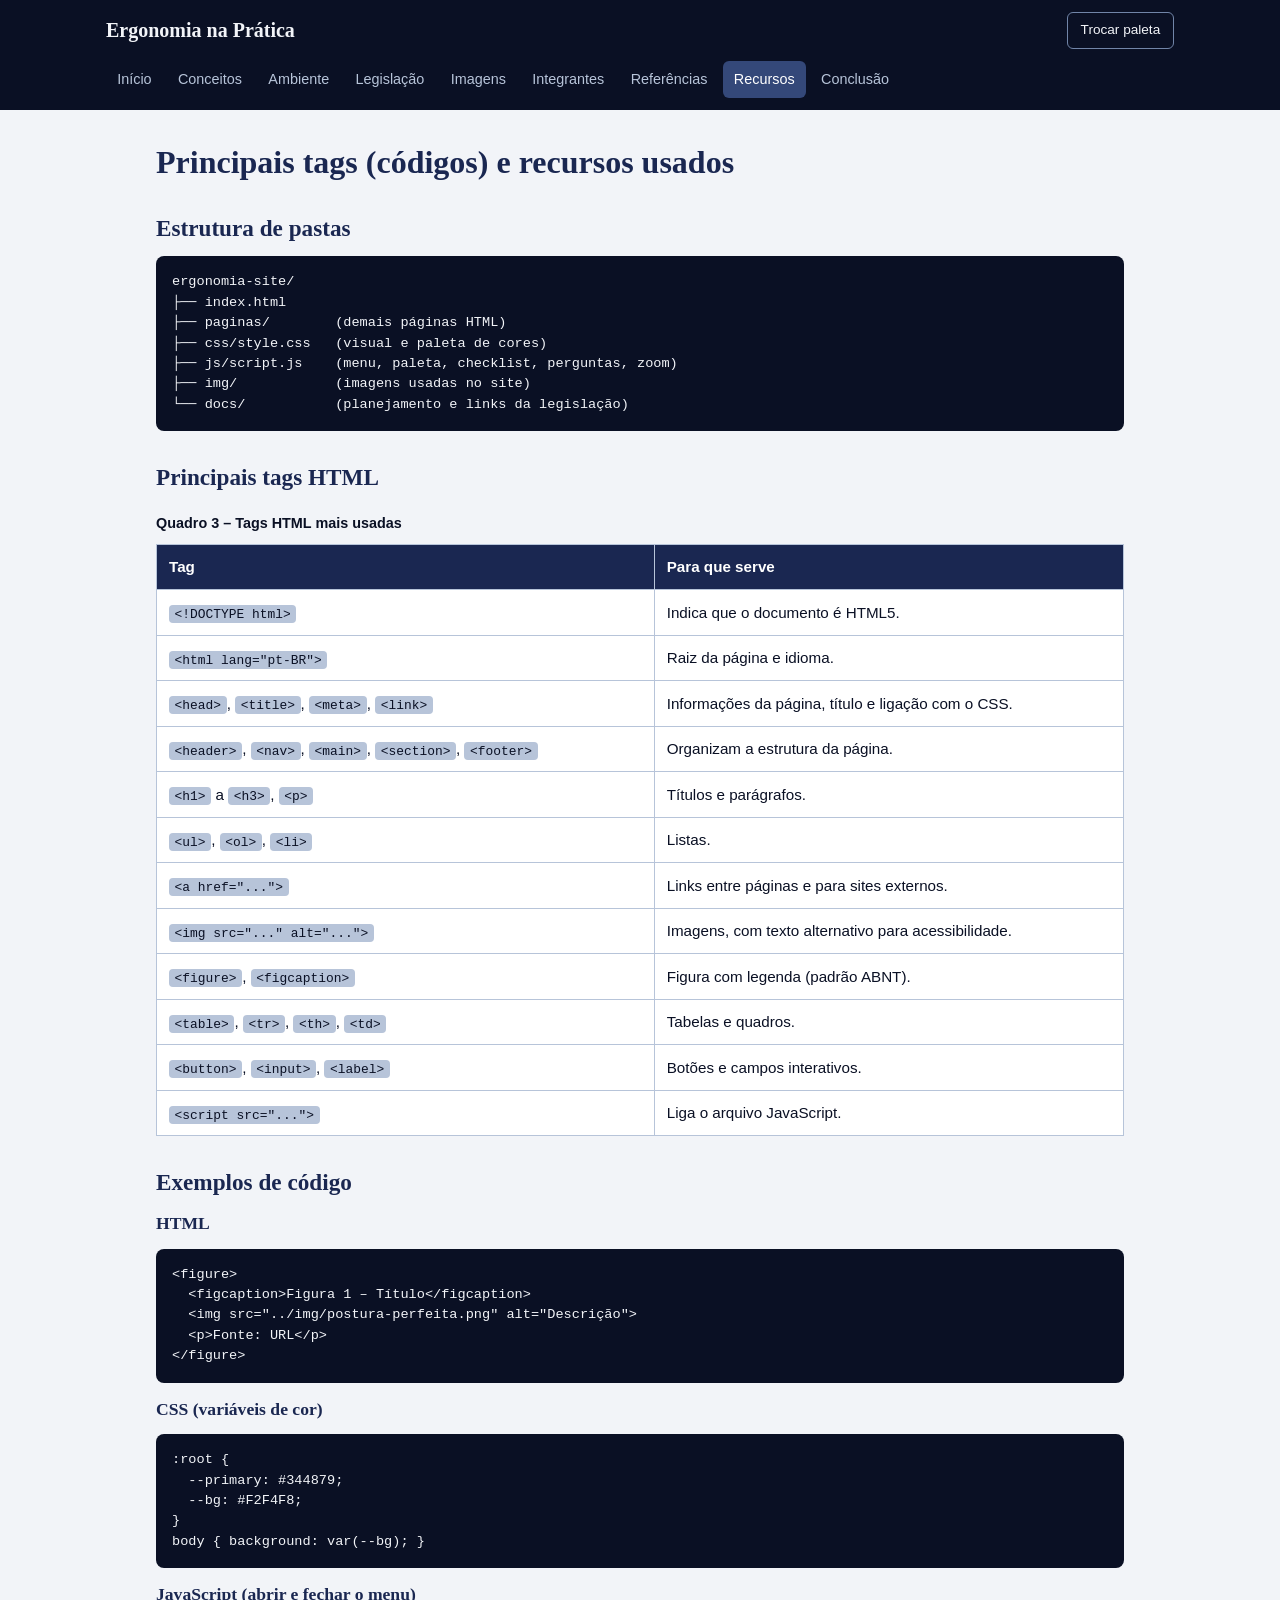
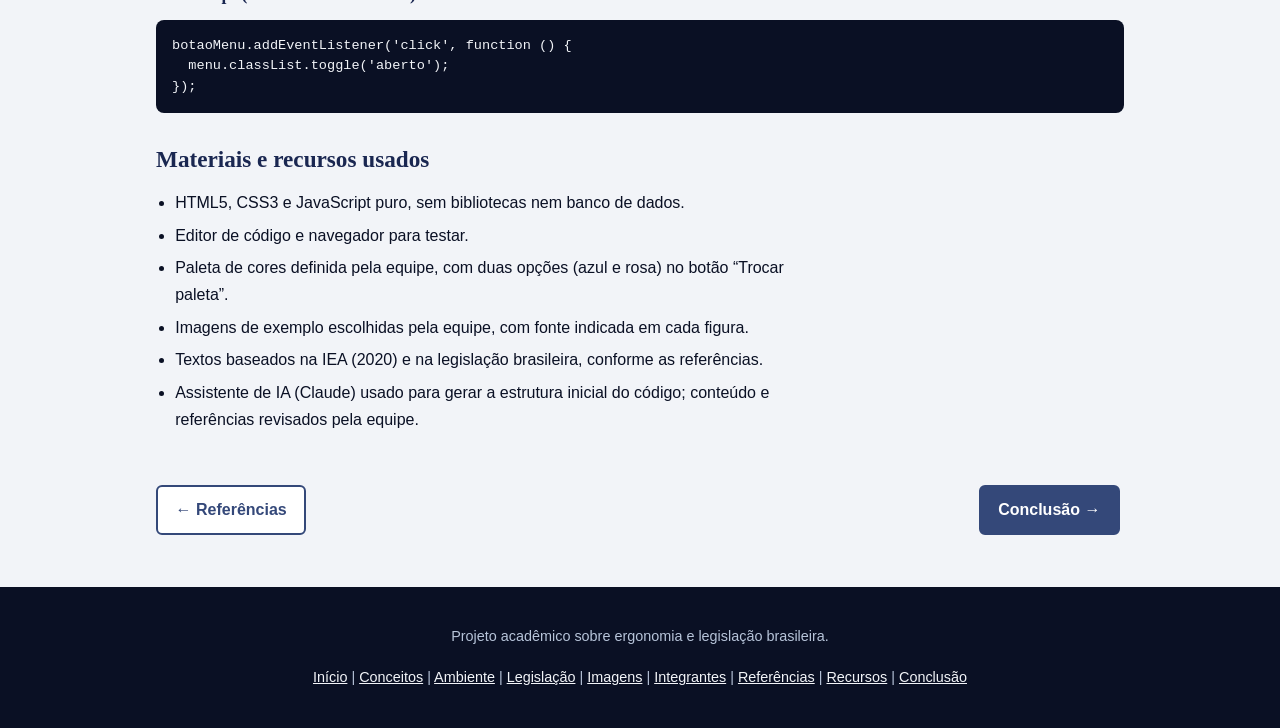
<file: ergonomia-site/paginas/recursos.html>
<!DOCTYPE html>
<html lang="pt-BR">
<head>
  <meta charset="UTF-8">
  <meta name="viewport" content="width=device-width, initial-scale=1">
  <meta name="description" content="Principais tags HTML, CSS e JavaScript usadas no site e materiais utilizados.">
  <title>Tags e recursos | Ergonomia na Prática</title>
  <link rel="stylesheet" href="../css/style.css">
</head>
<body>
  <a class="pular" href="#conteudo">Ir para o conteúdo</a>
  <header class="topo">
    <div class="topo-interno">
      <a class="logo" href="../index.html">Ergonomia na Prática</a>
      <button id="btn-tema" class="btn-tema" type="button">Trocar paleta</button>
      <button id="btn-menu" class="btn-menu" type="button" aria-expanded="false" aria-controls="menu">Menu</button>
      <nav id="menu" class="menu" aria-label="Menu principal">
        <ul>
<li><a href="../index.html">Início</a></li>
<li><a href="conceitos.html">Conceitos</a></li>
<li><a href="ambiente.html">Ambiente</a></li>
<li><a href="legislacao.html">Legislação</a></li>
<li><a href="imagens.html">Imagens</a></li>
<li><a href="integrantes.html">Integrantes</a></li>
<li><a href="referencias.html">Referências</a></li>
<li><a href="recursos.html" class="ativo" aria-current="page">Recursos</a></li>
<li><a href="conclusao.html">Conclusão</a></li>
        </ul>
      </nav>
    </div>
  </header>

  <main id="conteudo" class="conteudo">

    <h1>Principais tags (códigos) e recursos usados</h1>

    <section>
      <h2>Estrutura de pastas</h2>
      <pre class="codigo">ergonomia-site/
├── index.html
├── paginas/        (demais páginas HTML)
├── css/style.css   (visual e paleta de cores)
├── js/script.js    (menu, paleta, checklist, perguntas, zoom)
├── img/            (imagens usadas no site)
└── docs/           (planejamento e links da legislação)</pre>
    </section>

    <section>
      <h2>Principais tags HTML</h2>
      <div class="tabela-rolagem">
      <table>
        <caption>Quadro 3 – Tags HTML mais usadas</caption>
        <thead><tr><th>Tag</th><th>Para que serve</th></tr></thead>
        <tbody>
          <tr><td><code>&lt;!DOCTYPE html&gt;</code></td><td>Indica que o documento é HTML5.</td></tr>
          <tr><td><code>&lt;html lang="pt-BR"&gt;</code></td><td>Raiz da página e idioma.</td></tr>
          <tr><td><code>&lt;head&gt;</code>, <code>&lt;title&gt;</code>, <code>&lt;meta&gt;</code>, <code>&lt;link&gt;</code></td><td>Informações da página, título e ligação com o CSS.</td></tr>
          <tr><td><code>&lt;header&gt;</code>, <code>&lt;nav&gt;</code>, <code>&lt;main&gt;</code>, <code>&lt;section&gt;</code>, <code>&lt;footer&gt;</code></td><td>Organizam a estrutura da página.</td></tr>
          <tr><td><code>&lt;h1&gt;</code> a <code>&lt;h3&gt;</code>, <code>&lt;p&gt;</code></td><td>Títulos e parágrafos.</td></tr>
          <tr><td><code>&lt;ul&gt;</code>, <code>&lt;ol&gt;</code>, <code>&lt;li&gt;</code></td><td>Listas.</td></tr>
          <tr><td><code>&lt;a href="..."&gt;</code></td><td>Links entre páginas e para sites externos.</td></tr>
          <tr><td><code>&lt;img src="..." alt="..."&gt;</code></td><td>Imagens, com texto alternativo para acessibilidade.</td></tr>
          <tr><td><code>&lt;figure&gt;</code>, <code>&lt;figcaption&gt;</code></td><td>Figura com legenda (padrão ABNT).</td></tr>
          <tr><td><code>&lt;table&gt;</code>, <code>&lt;tr&gt;</code>, <code>&lt;th&gt;</code>, <code>&lt;td&gt;</code></td><td>Tabelas e quadros.</td></tr>
          <tr><td><code>&lt;button&gt;</code>, <code>&lt;input&gt;</code>, <code>&lt;label&gt;</code></td><td>Botões e campos interativos.</td></tr>
          <tr><td><code>&lt;script src="..."&gt;</code></td><td>Liga o arquivo JavaScript.</td></tr>
        </tbody>
      </table>
      </div>
    </section>

    <section>
      <h2>Exemplos de código</h2>
      <h3>HTML</h3>
      <pre class="codigo">&lt;figure&gt;
  &lt;figcaption&gt;Figura 1 – Título&lt;/figcaption&gt;
  &lt;img src="../img/postura-perfeita.png" alt="Descrição"&gt;
  &lt;p&gt;Fonte: URL&lt;/p&gt;
&lt;/figure&gt;</pre>
      <h3>CSS (variáveis de cor)</h3>
      <pre class="codigo">:root {
  --primary: #344879;
  --bg: #F2F4F8;
}
body { background: var(--bg); }</pre>
      <h3>JavaScript (abrir e fechar o menu)</h3>
      <pre class="codigo">botaoMenu.addEventListener('click', function () {
  menu.classList.toggle('aberto');
});</pre>
    </section>

    <section>
      <h2>Materiais e recursos usados</h2>
      <ul class="lista-destaque">
        <li>HTML5, CSS3 e JavaScript puro, sem bibliotecas nem banco de dados.</li>
        <li>Editor de código e navegador para testar.</li>
        <li>Paleta de cores definida pela equipe, com duas opções (azul e rosa) no botão “Trocar paleta”.</li>
        <li>Imagens de exemplo escolhidas pela equipe, com fonte indicada em cada figura.</li>
        <li>Textos baseados na IEA (2020) e na legislação brasileira, conforme as referências.</li>
        <li>Assistente de IA (Claude) usado para gerar a estrutura inicial do código; conteúdo e referências revisados pela equipe.</li>
      </ul>
    </section>

    <div class="pagina-nav"><a class="botao botao-claro" href="referencias.html">← Referências</a><a class="botao" href="conclusao.html">Conclusão →</a></div>
  </main>

  <footer class="rodape">
    <p>Projeto acadêmico sobre ergonomia e legislação brasileira.</p>
    <p class="rodape-links"><a href="../index.html">Início</a> | <a href="conceitos.html">Conceitos</a> | <a href="ambiente.html">Ambiente</a> | <a href="legislacao.html">Legislação</a> | <a href="imagens.html">Imagens</a> | <a href="integrantes.html">Integrantes</a> | <a href="referencias.html">Referências</a> | <a href="recursos.html">Recursos</a> | <a href="conclusao.html">Conclusão</a></p>
  </footer>
  <script src="../js/script.js"></script>
</body>
</html>
</file>
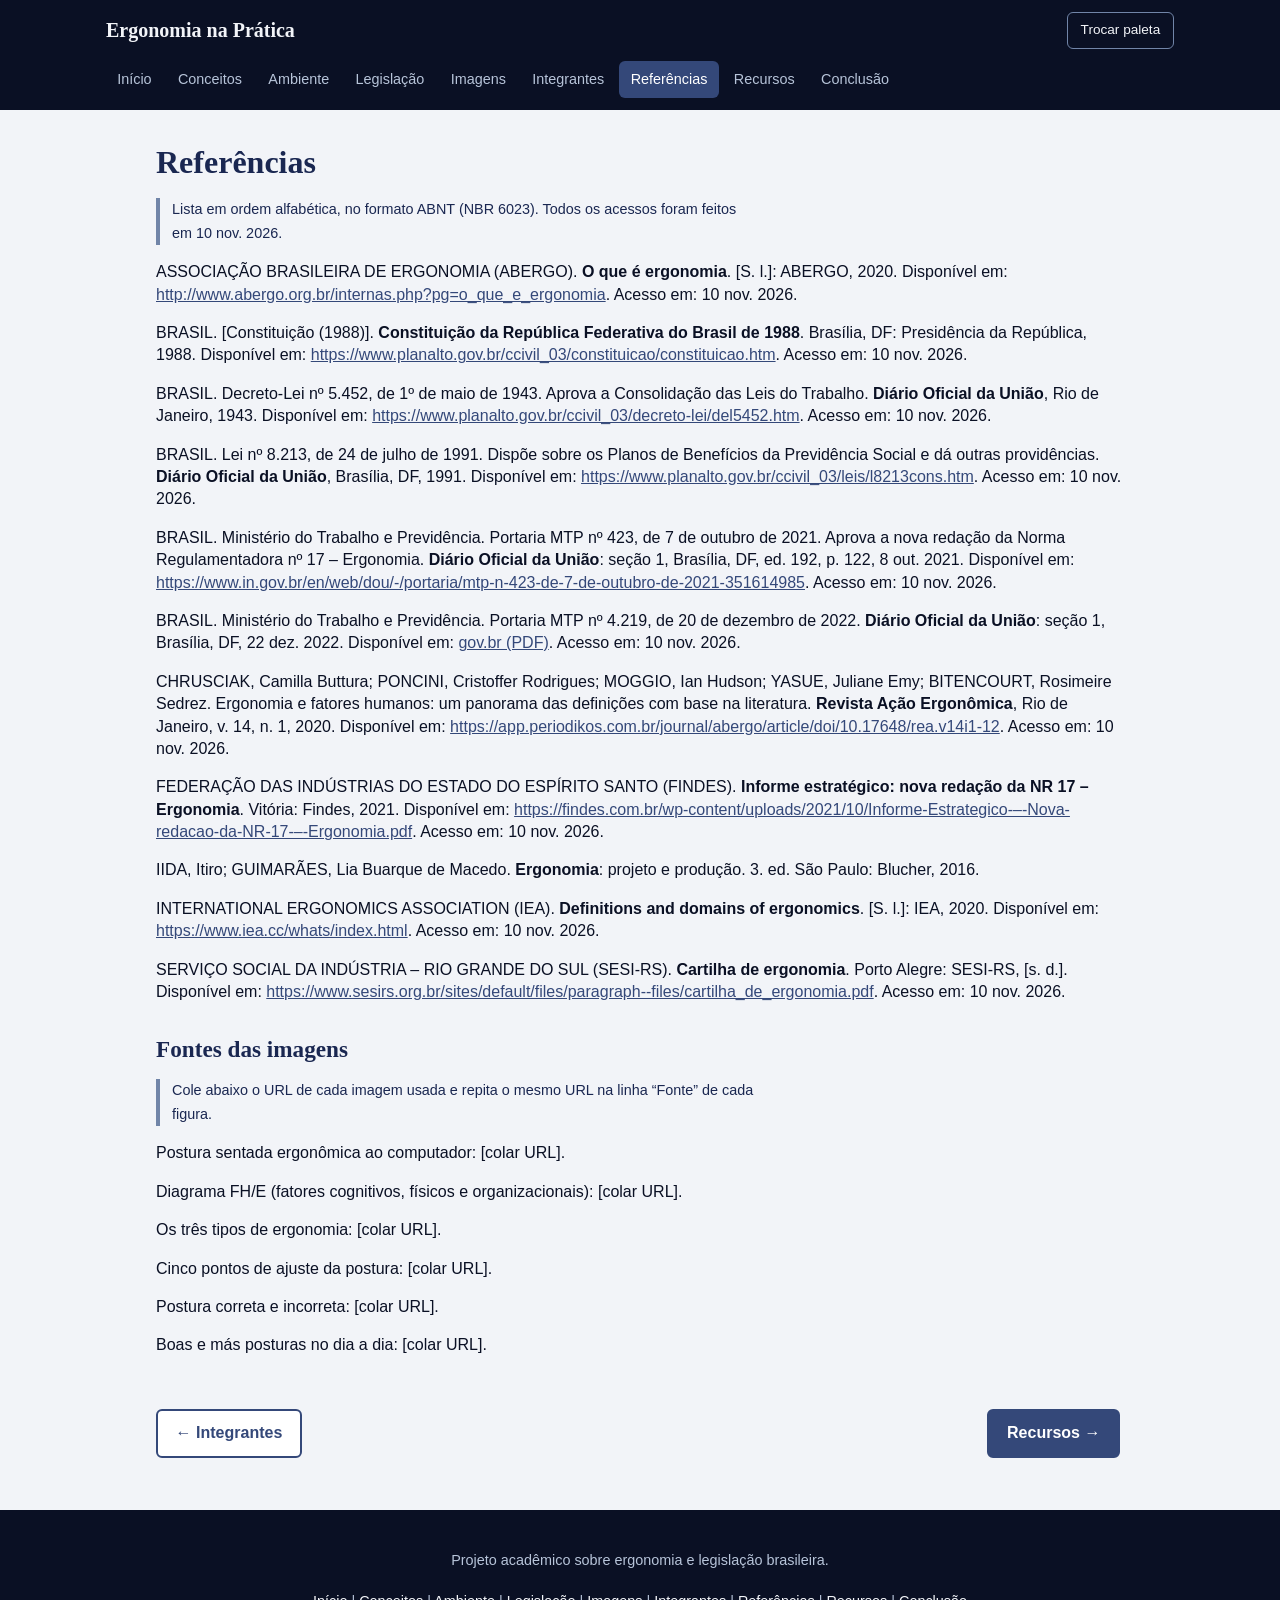
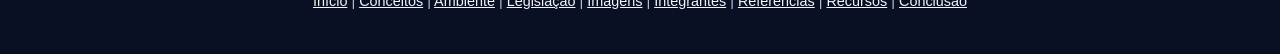
<file: ergonomia-site/paginas/referencias.html>
<!DOCTYPE html>
<html lang="pt-BR">
<head>
  <meta charset="UTF-8">
  <meta name="viewport" content="width=device-width, initial-scale=1">
  <meta name="description" content="Referências bibliográficas no formato ABNT.">
  <title>Referências | Ergonomia na Prática</title>
  <link rel="stylesheet" href="../css/style.css">
</head>
<body>
  <a class="pular" href="#conteudo">Ir para o conteúdo</a>
  <header class="topo">
    <div class="topo-interno">
      <a class="logo" href="../index.html">Ergonomia na Prática</a>
      <button id="btn-tema" class="btn-tema" type="button">Trocar paleta</button>
      <button id="btn-menu" class="btn-menu" type="button" aria-expanded="false" aria-controls="menu">Menu</button>
      <nav id="menu" class="menu" aria-label="Menu principal">
        <ul>
<li><a href="../index.html">Início</a></li>
<li><a href="conceitos.html">Conceitos</a></li>
<li><a href="ambiente.html">Ambiente</a></li>
<li><a href="legislacao.html">Legislação</a></li>
<li><a href="imagens.html">Imagens</a></li>
<li><a href="integrantes.html">Integrantes</a></li>
<li><a href="referencias.html" class="ativo" aria-current="page">Referências</a></li>
<li><a href="recursos.html">Recursos</a></li>
<li><a href="conclusao.html">Conclusão</a></li>
        </ul>
      </nav>
    </div>
  </header>

  <main id="conteudo" class="conteudo">

    <h1>Referências</h1>
    <p class="nota">Lista em ordem alfabética, no formato ABNT (NBR 6023). Todos os acessos foram feitos em 10 nov. 2026.</p>
    <ol class="refs">
      <li>ASSOCIAÇÃO BRASILEIRA DE ERGONOMIA (ABERGO). <strong>O que é ergonomia</strong>. [S. l.]: ABERGO, 2020. Disponível em: <a href="http://www.abergo.org.br/internas.php?pg=o_que_e_ergonomia" target="_blank" rel="noopener">http://www.abergo.org.br/internas.php?pg=o_que_e_ergonomia</a>. Acesso em: 10 nov. 2026.</li>
      <li>BRASIL. [Constituição (1988)]. <strong>Constituição da República Federativa do Brasil de 1988</strong>. Brasília, DF: Presidência da República, 1988. Disponível em: <a href="https://www.planalto.gov.br/ccivil_03/constituicao/constituicao.htm" target="_blank" rel="noopener">https://www.planalto.gov.br/ccivil_03/constituicao/constituicao.htm</a>. Acesso em: 10 nov. 2026.</li>
      <li>BRASIL. Decreto-Lei nº 5.452, de 1º de maio de 1943. Aprova a Consolidação das Leis do Trabalho. <strong>Diário Oficial da União</strong>, Rio de Janeiro, 1943. Disponível em: <a href="https://www.planalto.gov.br/ccivil_03/decreto-lei/del5452.htm" target="_blank" rel="noopener">https://www.planalto.gov.br/ccivil_03/decreto-lei/del5452.htm</a>. Acesso em: 10 nov. 2026.</li>
      <li>BRASIL. Lei nº 8.213, de 24 de julho de 1991. Dispõe sobre os Planos de Benefícios da Previdência Social e dá outras providências. <strong>Diário Oficial da União</strong>, Brasília, DF, 1991. Disponível em: <a href="https://www.planalto.gov.br/ccivil_03/leis/l8213cons.htm" target="_blank" rel="noopener">https://www.planalto.gov.br/ccivil_03/leis/l8213cons.htm</a>. Acesso em: 10 nov. 2026.</li>
      <li>BRASIL. Ministério do Trabalho e Previdência. Portaria MTP nº 423, de 7 de outubro de 2021. Aprova a nova redação da Norma Regulamentadora nº 17 – Ergonomia. <strong>Diário Oficial da União</strong>: seção 1, Brasília, DF, ed. 192, p. 122, 8 out. 2021. Disponível em: <a href="https://www.in.gov.br/en/web/dou/-/portaria/mtp-n-423-de-7-de-outubro-de-2021-351614985" target="_blank" rel="noopener">https://www.in.gov.br/en/web/dou/-/portaria/mtp-n-423-de-7-de-outubro-de-2021-351614985</a>. Acesso em: 10 nov. 2026.</li>
      <li>BRASIL. Ministério do Trabalho e Previdência. Portaria MTP nº 4.219, de 20 de dezembro de 2022. <strong>Diário Oficial da União</strong>: seção 1, Brasília, DF, 22 dez. 2022. Disponível em: <a href="https://www.gov.br/trabalho-e-emprego/pt-br/assuntos/inspecao-do-trabalho/seguranca-e-saude-no-trabalho/sst-portarias/2022/portaria-mtp-no-4-219-altera-nrs-cipa.pdf" target="_blank" rel="noopener">gov.br (PDF)</a>. Acesso em: 10 nov. 2026.</li>
      <li>CHRUSCIAK, Camilla Buttura; PONCINI, Cristoffer Rodrigues; MOGGIO, Ian Hudson; YASUE, Juliane Emy; BITENCOURT, Rosimeire Sedrez. Ergonomia e fatores humanos: um panorama das definições com base na literatura. <strong>Revista Ação Ergonômica</strong>, Rio de Janeiro, v. 14, n. 1, 2020. Disponível em: <a href="https://app.periodikos.com.br/journal/abergo/article/doi/10.17648/rea.v14i1-12" target="_blank" rel="noopener">https://app.periodikos.com.br/journal/abergo/article/doi/10.17648/rea.v14i1-12</a>. Acesso em: 10 nov. 2026.</li>
      <li>FEDERAÇÃO DAS INDÚSTRIAS DO ESTADO DO ESPÍRITO SANTO (FINDES). <strong>Informe estratégico: nova redação da NR 17 – Ergonomia</strong>. Vitória: Findes, 2021. Disponível em: <a href="https://findes.com.br/wp-content/uploads/2021/10/Informe-Estrategico-–-Nova-redacao-da-NR-17-–-Ergonomia.pdf" target="_blank" rel="noopener">https://findes.com.br/wp-content/uploads/2021/10/Informe-Estrategico-–-Nova-redacao-da-NR-17-–-Ergonomia.pdf</a>. Acesso em: 10 nov. 2026.</li>
      <li>IIDA, Itiro; GUIMARÃES, Lia Buarque de Macedo. <strong>Ergonomia</strong>: projeto e produção. 3. ed. São Paulo: Blucher, 2016.</li>
      <li>INTERNATIONAL ERGONOMICS ASSOCIATION (IEA). <strong>Definitions and domains of ergonomics</strong>. [S. l.]: IEA, 2020. Disponível em: <a href="https://www.iea.cc/whats/index.html" target="_blank" rel="noopener">https://www.iea.cc/whats/index.html</a>. Acesso em: 10 nov. 2026.</li>
      <li>SERVIÇO SOCIAL DA INDÚSTRIA – RIO GRANDE DO SUL (SESI-RS). <strong>Cartilha de ergonomia</strong>. Porto Alegre: SESI-RS, [s. d.]. Disponível em: <a href="https://www.sesirs.org.br/sites/default/files/paragraph--files/cartilha_de_ergonomia.pdf" target="_blank" rel="noopener">https://www.sesirs.org.br/sites/default/files/paragraph--files/cartilha_de_ergonomia.pdf</a>. Acesso em: 10 nov. 2026.</li>
    </ol>

    <section>
      <h2>Fontes das imagens</h2>
      <p class="nota">Cole abaixo o URL de cada imagem usada e repita o mesmo URL na linha “Fonte” de cada figura.</p>
      <ol class="refs">
        <li>Postura sentada ergonômica ao computador: [colar URL].</li>
        <li>Diagrama FH/E (fatores cognitivos, físicos e organizacionais): [colar URL].</li>
        <li>Os três tipos de ergonomia: [colar URL].</li>
        <li>Cinco pontos de ajuste da postura: [colar URL].</li>
        <li>Postura correta e incorreta: [colar URL].</li>
        <li>Boas e más posturas no dia a dia: [colar URL].</li>
      </ol>
    </section>

    <div class="pagina-nav"><a class="botao botao-claro" href="integrantes.html">← Integrantes</a><a class="botao" href="recursos.html">Recursos →</a></div>
  </main>

  <footer class="rodape">
    <p>Projeto acadêmico sobre ergonomia e legislação brasileira.</p>
    <p class="rodape-links"><a href="../index.html">Início</a> | <a href="conceitos.html">Conceitos</a> | <a href="ambiente.html">Ambiente</a> | <a href="legislacao.html">Legislação</a> | <a href="imagens.html">Imagens</a> | <a href="integrantes.html">Integrantes</a> | <a href="referencias.html">Referências</a> | <a href="recursos.html">Recursos</a> | <a href="conclusao.html">Conclusão</a></p>
  </footer>
  <script src="../js/script.js"></script>
</body>
</html>
</file>
<file: ergonomia-site/css/style.css>
/* ============================================================
   Ergonomia na Prática – folha de estilos
   Paleta azul (padrão) e paleta rosa (botão "Trocar paleta")
   ============================================================ */

:root {
  --bg: #F2F4F8;
  --surface: #FFFFFF;
  --soft: #B7C4D9;
  --accent: #7185A8;
  --primary: #344879;
  --primary-dark: #1A2751;
  --darkest: #0A1024;
  --text: #0A1024;
  --on-dark: #F2F4F8;
}

[data-tema="rosa"] {
  --bg: #FDF3F5;
  --surface: #FFFFFF;
  --soft: #F7D6DC;
  --accent: #E07A94;
  --primary: #8E2B44;
  --primary-dark: #6D1D32;
  --darkest: #4B0F1E;
  --text: #4B0F1E;
  --on-dark: #FDF3F5;
}

* { box-sizing: border-box; }

body {
  margin: 0;
  font-family: Arial, Helvetica, sans-serif;
  font-size: 1rem;
  line-height: 1.65;
  color: var(--text);
  background: var(--bg);
}

h1, h2, h3 { font-family: Georgia, "Times New Roman", serif; line-height: 1.25; color: var(--primary-dark); }
h1 { font-size: 2rem; margin: 0 0 1rem; }
h2 { font-size: 1.45rem; margin: 2rem 0 .75rem; }
h3 { font-size: 1.1rem; margin: 1rem 0 .5rem; }

a { color: var(--primary); }
a:hover { color: var(--primary-dark); }
:focus-visible { outline: 3px solid var(--accent); outline-offset: 2px; }

.pular { position: absolute; left: -999px; top: 0; background: var(--surface); padding: .5rem 1rem; z-index: 100; }
.pular:focus { left: 0; }

/* ---------- topo e menu ---------- */
.topo { background: var(--darkest); color: var(--on-dark); position: sticky; top: 0; z-index: 50; }
.topo-interno { max-width: 1100px; margin: 0 auto; padding: .75rem 1rem; display: flex; flex-wrap: wrap; align-items: center; gap: .75rem; }
.logo { font-family: Georgia, serif; font-size: 1.25rem; font-weight: bold; color: var(--on-dark); text-decoration: none; margin-right: auto; }
.menu ul { list-style: none; margin: 0; padding: 0; display: flex; flex-wrap: wrap; gap: .25rem; }
.menu a { display: block; padding: .4rem .7rem; border-radius: 6px; color: var(--soft); text-decoration: none; font-size: .9rem; }
.menu a:hover { background: var(--primary-dark); color: #fff; }
.menu a.ativo { background: var(--primary); color: #fff; }

.btn-tema, .btn-menu {
  font: inherit; font-size: .85rem; cursor: pointer; padding: .4rem .8rem; border-radius: 6px;
  border: 1px solid var(--accent); background: transparent; color: var(--on-dark);
}
.btn-tema:hover, .btn-menu:hover { background: var(--primary-dark); }
.btn-menu { display: none; }

/* ---------- conteúdo ---------- */
.conteudo { max-width: 1000px; margin: 0 auto; padding: 2rem 1rem 3rem; }
.conteudo p { max-width: 75ch; }
.nota { font-size: .9rem; border-left: 4px solid var(--accent); padding-left: .75rem; color: var(--primary-dark); }

.hero { display: grid; grid-template-columns: 1.1fr 1fr; gap: 2rem; align-items: center; background: var(--darkest); color: var(--on-dark); padding: 2rem; border-radius: 12px; }
.hero h1 { color: #fff; font-size: 2.3rem; }
.hero .botao-claro { background: transparent; color: var(--on-dark); border-color: var(--soft); }
.hero .figura { margin: 0; background: var(--surface); }

.botao { display: inline-block; padding: .6rem 1.1rem; border-radius: 6px; background: var(--primary); color: #fff; text-decoration: none; border: 2px solid var(--primary); font-weight: bold; margin: .25rem .25rem .25rem 0; }
.botao:hover { background: var(--primary-dark); border-color: var(--primary-dark); color: #fff; }
.botao-claro { background: var(--surface); color: var(--primary); }
.botao-claro:hover { background: var(--soft); color: var(--primary-dark); }

.grade-links { list-style: none; padding: 0; display: grid; grid-template-columns: repeat(auto-fit, minmax(220px, 1fr)); gap: 1rem; }
.grade-links a { display: block; height: 100%; padding: 1rem; background: var(--surface); border: 1px solid var(--soft); border-top: 4px solid var(--primary); border-radius: 8px; text-decoration: none; color: var(--text); }
.grade-links a:hover { border-top-color: var(--accent); }
.grade-links strong { display: block; color: var(--primary-dark); margin-bottom: .25rem; }
.grade-links span { font-size: .9rem; }

.lista-destaque { padding-left: 1.2rem; max-width: 75ch; }
.lista-destaque li { margin-bottom: .4rem; }
.lista-links { max-width: 75ch; }
.lista-links li { margin-bottom: .5rem; }

.indice { background: var(--surface); border: 1px solid var(--soft); border-radius: 8px; padding: .75rem 1rem; font-size: .95rem; }

.tres-colunas { display: grid; grid-template-columns: repeat(auto-fit, minmax(220px, 1fr)); gap: 1rem; }
.duas-colunas { display: grid; grid-template-columns: 1fr 1fr; gap: 1.5rem; align-items: center; }
.bloco { background: var(--surface); border-left: 5px solid var(--primary); padding: .5rem 1rem 1rem; border-radius: 0 8px 8px 0; }
.bloco h3 { margin-top: .5rem; }

/* ---------- figuras (ABNT: legenda em cima, fonte embaixo) ---------- */
.figura { margin: 1.5rem auto; padding: 1rem; background: var(--surface); border: 1px solid var(--soft); border-radius: 8px; text-align: center; max-width: 640px; }
.figura img { max-width: 100%; height: auto; display: block; margin: 0 auto; }
.legenda { font-size: .9rem; font-weight: bold; margin-bottom: .5rem; }
.fonte { font-size: .8rem; margin: .5rem 0 0; color: var(--primary-dark); }
.galeria { display: grid; grid-template-columns: repeat(auto-fit, minmax(280px, 1fr)); gap: 1rem; }
.galeria .figura { margin: 0; }
.galeria img { cursor: zoom-in; }

.zoom { position: fixed; inset: 0; background: rgba(10, 16, 36, .88); display: flex; align-items: center; justify-content: center; padding: 1rem; z-index: 200; cursor: zoom-out; }
.zoom img { max-width: 95%; max-height: 95%; background: #fff; border-radius: 8px; }

/* ---------- tabelas ---------- */
.tabela-rolagem { overflow-x: auto; }
table { border-collapse: collapse; width: 100%; background: var(--surface); font-size: .95rem; }
caption { text-align: left; font-weight: bold; padding: .5rem 0; font-size: .9rem; }
th, td { border: 1px solid var(--soft); padding: .6rem .75rem; text-align: left; vertical-align: top; }
th { background: var(--primary-dark); color: #fff; }

.codigo { background: var(--darkest); color: var(--on-dark); padding: 1rem; border-radius: 8px; overflow-x: auto; font-size: .85rem; line-height: 1.5; }
code { background: var(--soft); color: var(--darkest); padding: .1rem .35rem; border-radius: 4px; font-size: .85em; }

/* ---------- integrantes ---------- */
.lista-integrantes { list-style: none; padding: 0; display: grid; grid-template-columns: repeat(auto-fit, minmax(220px, 1fr)); gap: 1rem; }
.integrante { display: flex; align-items: center; gap: .9rem; background: var(--surface); border: 1px solid var(--soft); border-radius: 8px; padding: 1rem; }
.inicial { width: 3rem; height: 3rem; border-radius: 50%; background: var(--primary); color: #fff; display: flex; align-items: center; justify-content: center; font-family: Georgia, serif; font-size: 1.4rem; }
.nome { font-weight: bold; color: var(--primary-dark); }

/* ---------- referências ---------- */
.refs { list-style: none; padding: 0; counter-reset: ref; }
.refs li { margin-bottom: 1rem; text-align: left; line-height: 1.4; word-break: break-word; }

/* ---------- checklist ---------- */
.checklist { display: grid; gap: .5rem; max-width: 75ch; }
.checklist label { background: var(--surface); border: 1px solid var(--soft); border-radius: 8px; padding: .6rem .8rem; cursor: pointer; }
.checklist input { margin-right: .5rem; accent-color: var(--primary); }
.barra { height: 14px; background: var(--soft); border-radius: 999px; overflow: hidden; margin-top: 1rem; max-width: 75ch; }
.barra-preenchida { height: 100%; width: 0; background: var(--primary); transition: width .3s; }
.resultado { font-weight: bold; color: var(--primary-dark); }

/* ---------- perguntas frequentes ---------- */
.faq { max-width: 75ch; }
.faq-item { background: var(--surface); border: 1px solid var(--soft); border-radius: 8px; margin-bottom: .5rem; }
.faq-pergunta { width: 100%; text-align: left; font: inherit; font-weight: bold; padding: .8rem 1rem; background: none; border: 0; cursor: pointer; color: var(--primary-dark); }
.faq-pergunta::after { content: "+"; float: right; }
.faq-pergunta[aria-expanded="true"]::after { content: "–"; }
.faq-resposta { padding: 0 1rem 1rem; }

/* ---------- navegação inferior e rodapé ---------- */
.pagina-nav { display: flex; justify-content: space-between; gap: 1rem; margin-top: 3rem; flex-wrap: wrap; }
.rodape { background: var(--darkest); color: var(--soft); text-align: center; padding: 1.5rem 1rem; font-size: .9rem; }
.rodape a { color: var(--on-dark); }
.rodape-links { line-height: 2; }

/* ---------- telas pequenas ---------- */
@media (max-width: 900px) {
  .btn-menu { display: inline-block; }
  .menu { display: none; width: 100%; }
  .menu.aberto { display: block; }
  .menu ul { flex-direction: column; }
  .hero, .duas-colunas { grid-template-columns: 1fr; }
  .hero h1 { font-size: 1.8rem; }
}

@media (prefers-reduced-motion: reduce) {
  * { transition: none !important; }
}
</file>
